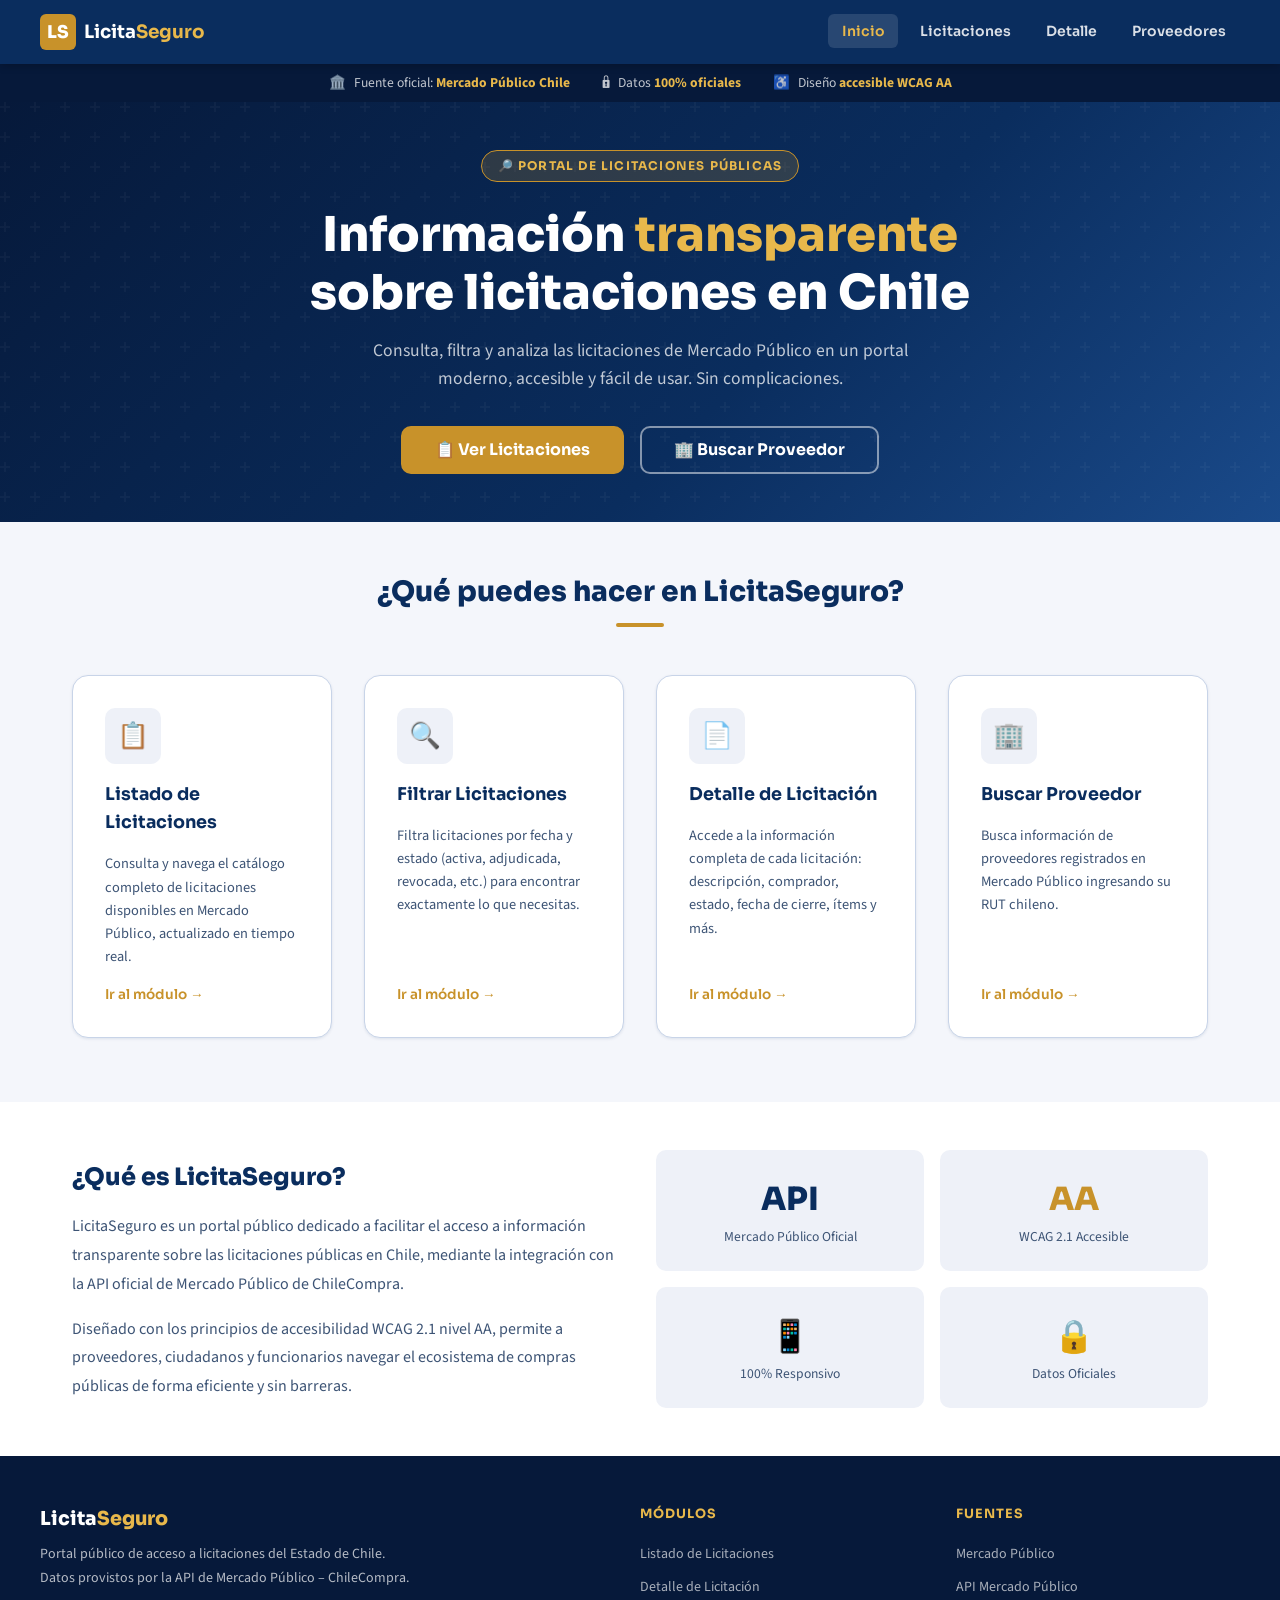
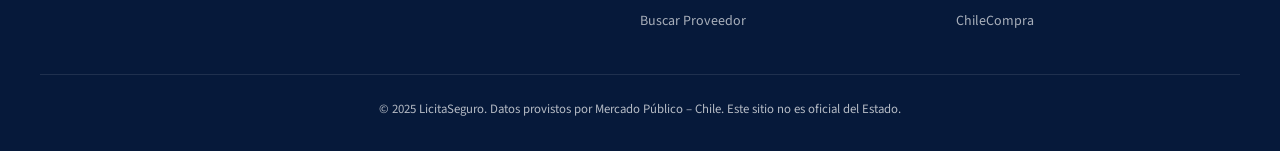
<file: index.html>
<!DOCTYPE html>
<html lang="es">
<head>
  <meta charset="UTF-8" />
  <meta name="viewport" content="width=device-width, initial-scale=1.0" />
  <meta name="description" content="LicitaSeguro – Accede a licitaciones públicas de Mercado Público de forma sencilla, transparente y accesible." />
  <title>LicitaSeguro – Inicio</title>
  <link rel="stylesheet" href="css/styles.css" />
  <!-- Favicon SVG inline -->
  <link rel="icon" href="data:image/svg+xml,<svg xmlns='http://www.w3.org/2000/svg' viewBox='0 0 32 32'><rect width='32' height='32' rx='6' fill='%230a2d5e'/><text x='50%25' y='55%25' font-size='20' text-anchor='middle' dominant-baseline='middle' fill='%23c8922a' font-family='Arial' font-weight='900'>LS</text></svg>" />
</head>
<body>
  <!-- Skip to content -->
  <a href="#main-content" class="skip-link">Saltar al contenido principal</a>

  <!-- Loader -->
  <div id="loaderOverlay" class="loader-overlay" role="status" aria-live="polite" aria-hidden="true">
    <div class="loader-box">
      <div class="loader-spinner" aria-hidden="true"></div>
      <p class="loader-text" id="loaderText">Cargando datos...</p>
    </div>
  </div>

  <!-- NAVBAR -->
  <nav class="navbar" role="navigation" aria-label="Navegación principal">
    <div class="navbar-inner">
      <a href="index.html" class="navbar-brand" aria-label="LicitaSeguro – Ir al inicio">
        <div class="navbar-logo" aria-hidden="true">LS</div>
        <span class="navbar-name">Licita<span>Seguro</span></span>
      </a>
      <button id="navToggle" class="navbar-toggle" aria-controls="mainNav"
        aria-expanded="false" aria-label="Abrir menú de navegación" tabindex="0">
        &#9776;
      </button>
      <ul id="mainNav" class="navbar-nav" role="list" aria-label="Menú principal">
        <li role="listitem"><a href="index.html" aria-current="page">Inicio</a></li>
        <li role="listitem"><a href="pages/licitaciones.html">Licitaciones</a></li>
        <li role="listitem"><a href="pages/detalle.html">Detalle</a></li>
        <li role="listitem"><a href="pages/proveedores.html">Proveedores</a></li>
      </ul>
    </div>
  </nav>

  <!-- STATS BAR -->
  <div class="stats-bar" aria-label="Información general de la plataforma">
    <div class="stats-inner">
      <div class="stat-item">
        <span aria-hidden="true">🏛️</span>
        <span>Fuente oficial: <strong>Mercado Público Chile</strong></span>
      </div>
      <div class="stat-item">
        <span aria-hidden="true">🔒</span>
        <span>Datos <strong>100% oficiales</strong></span>
      </div>
      <div class="stat-item">
        <span aria-hidden="true">♿</span>
        <span>Diseño <strong>accesible WCAG AA</strong></span>
      </div>
    </div>
  </div>

  <!-- HERO -->
  <section class="hero" aria-labelledby="hero-title">
    <div class="hero-content">
      <div class="hero-badge" aria-label="Información transparente sobre licitaciones públicas">
        🔎 Portal de Licitaciones Públicas
      </div>
      <h1 class="hero-title" id="hero-title">
        Información <span class="accent">transparente</span><br>sobre licitaciones en Chile
      </h1>
      <p class="hero-subtitle">
        Consulta, filtra y analiza las licitaciones de Mercado Público en un portal
        moderno, accesible y fácil de usar. Sin complicaciones.
      </p>
      <div class="hero-actions">
        <a href="pages/licitaciones.html" class="btn btn-primary btn-lg"
          aria-label="Ir al módulo de búsqueda de licitaciones">
          📋 Ver Licitaciones
        </a>
        <a href="pages/proveedores.html" class="btn btn-outline btn-lg"
          aria-label="Ir al módulo de búsqueda de proveedores">
          🏢 Buscar Proveedor
        </a>
      </div>
    </div>
  </section>

  <!-- MAIN -->
  <main id="main-content" tabindex="-1">

    <!-- MÓDULOS -->
    <section class="modules-section" aria-labelledby="modulos-title">
      <div class="section-header">
        <h2 class="section-title" id="modulos-title">¿Qué puedes hacer en LicitaSeguro?</h2>
        <div class="section-divider" aria-hidden="true"></div>
      </div>

      <div class="modules-grid" role="list">

        <a href="pages/licitaciones.html" class="module-card" role="listitem"
          aria-label="Módulo: Consultar y navegar el listado de licitaciones disponibles">
          <div class="module-icon" aria-hidden="true">📋</div>
          <h3 class="module-card-title">Listado de Licitaciones</h3>
          <p class="module-card-desc">
            Consulta y navega el catálogo completo de licitaciones disponibles en
            Mercado Público, actualizado en tiempo real.
          </p>
          <span class="module-card-link" aria-hidden="true">Ir al módulo →</span>
        </a>

        <a href="pages/licitaciones.html#filtros" class="module-card" role="listitem"
          aria-label="Módulo: Filtrar licitaciones por fecha y estado">
          <div class="module-icon" aria-hidden="true">🔍</div>
          <h3 class="module-card-title">Filtrar Licitaciones</h3>
          <p class="module-card-desc">
            Filtra licitaciones por fecha y estado (activa, adjudicada, revocada, etc.)
            para encontrar exactamente lo que necesitas.
          </p>
          <span class="module-card-link" aria-hidden="true">Ir al módulo →</span>
        </a>

        <a href="pages/detalle.html" class="module-card" role="listitem"
          aria-label="Módulo: Ver detalles completos de cada licitación">
          <div class="module-icon" aria-hidden="true">📄</div>
          <h3 class="module-card-title">Detalle de Licitación</h3>
          <p class="module-card-desc">
            Accede a la información completa de cada licitación: descripción, comprador,
            estado, fecha de cierre, ítems y más.
          </p>
          <span class="module-card-link" aria-hidden="true">Ir al módulo →</span>
        </a>

        <a href="pages/proveedores.html" class="module-card" role="listitem"
          aria-label="Módulo: Buscar proveedores por RUT">
          <div class="module-icon" aria-hidden="true">🏢</div>
          <h3 class="module-card-title">Buscar Proveedor</h3>
          <p class="module-card-desc">
            Busca información de proveedores registrados en Mercado Público
            ingresando su RUT chileno.
          </p>
          <span class="module-card-link" aria-hidden="true">Ir al módulo →</span>
        </a>

      </div>
    </section>

    <!-- ABOUT SECTION -->
    <section aria-labelledby="about-title" style="background:var(--color-surface); padding: 3rem 0; margin-top: 1rem;">
      <div class="modules-section" style="padding-top:0; padding-bottom:0;">
        <div style="display:grid; grid-template-columns:1fr 1fr; gap:2rem; align-items:center;">
          <div>
            <h2 id="about-title" style="font-family:var(--font-display);font-size:1.5rem;font-weight:800;color:var(--color-primary);margin-bottom:1rem;">
              ¿Qué es LicitaSeguro?
            </h2>
            <p style="color:var(--color-text-secondary);line-height:1.8;margin-bottom:1rem;">
              LicitaSeguro es un portal público dedicado a facilitar el acceso a
              información transparente sobre las licitaciones públicas en Chile,
              mediante la integración con la API oficial de Mercado Público de
              ChileCompra.
            </p>
            <p style="color:var(--color-text-secondary);line-height:1.8;">
              Diseñado con los principios de accesibilidad WCAG 2.1 nivel AA, permite
              a proveedores, ciudadanos y funcionarios navegar el ecosistema de compras
              públicas de forma eficiente y sin barreras.
            </p>
          </div>
          <div style="display:grid;grid-template-columns:1fr 1fr;gap:1rem;">
            <div style="background:var(--color-surface-2);border-radius:var(--radius-md);padding:1.5rem;text-align:center;">
              <div style="font-family:var(--font-display);font-size:2rem;font-weight:800;color:var(--color-primary);">API</div>
              <div style="font-size:0.85rem;color:var(--color-text-secondary);">Mercado Público Oficial</div>
            </div>
            <div style="background:var(--color-surface-2);border-radius:var(--radius-md);padding:1.5rem;text-align:center;">
              <div style="font-family:var(--font-display);font-size:2rem;font-weight:800;color:var(--color-accent);">AA</div>
              <div style="font-size:0.85rem;color:var(--color-text-secondary);">WCAG 2.1 Accesible</div>
            </div>
            <div style="background:var(--color-surface-2);border-radius:var(--radius-md);padding:1.5rem;text-align:center;">
              <div style="font-family:var(--font-display);font-size:2rem;font-weight:800;color:var(--color-success);">📱</div>
              <div style="font-size:0.85rem;color:var(--color-text-secondary);">100% Responsivo</div>
            </div>
            <div style="background:var(--color-surface-2);border-radius:var(--radius-md);padding:1.5rem;text-align:center;">
              <div style="font-family:var(--font-display);font-size:2rem;font-weight:800;color:var(--color-primary);">🔒</div>
              <div style="font-size:0.85rem;color:var(--color-text-secondary);">Datos Oficiales</div>
            </div>
          </div>
        </div>
      </div>
    </section>

  </main>

  <!-- FOOTER -->
  <footer role="contentinfo">
    <div class="footer-inner">
      <div>
        <div class="footer-brand-name">Licita<span>Seguro</span></div>
        <p class="footer-desc">
          Portal público de acceso a licitaciones del Estado de Chile.<br>
          Datos provistos por la API de Mercado Público – ChileCompra.
        </p>
      </div>
      <div>
        <p class="footer-section-title">Módulos</p>
        <ul class="footer-links" role="list">
          <li role="listitem"><a href="pages/licitaciones.html">Listado de Licitaciones</a></li>
          <li role="listitem"><a href="pages/detalle.html">Detalle de Licitación</a></li>
          <li role="listitem"><a href="pages/proveedores.html">Buscar Proveedor</a></li>
        </ul>
      </div>
      <div>
        <p class="footer-section-title">Fuentes</p>
        <ul class="footer-links" role="list">
          <li role="listitem"><a href="https://www.mercadopublico.cl" target="_blank" rel="noopener noreferrer">Mercado Público</a></li>
          <li role="listitem"><a href="https://api.mercadopublico.cl" target="_blank" rel="noopener noreferrer">API Mercado Público</a></li>
          <li role="listitem"><a href="https://www.chilecompra.cl" target="_blank" rel="noopener noreferrer">ChileCompra</a></li>
        </ul>
      </div>
    </div>
    <div class="footer-bottom">
      <p>© 2025 LicitaSeguro. Datos provistos por Mercado Público – Chile. Este sitio no es oficial del Estado.</p>
    </div>
  </footer>

  <script src="js/utils.js"></script>
  <script>
    document.addEventListener('DOMContentLoaded', () => {
      LS.setActiveNav();
      LS.initNavToggle();
    });
  </script>
</body>
</html>
</file>
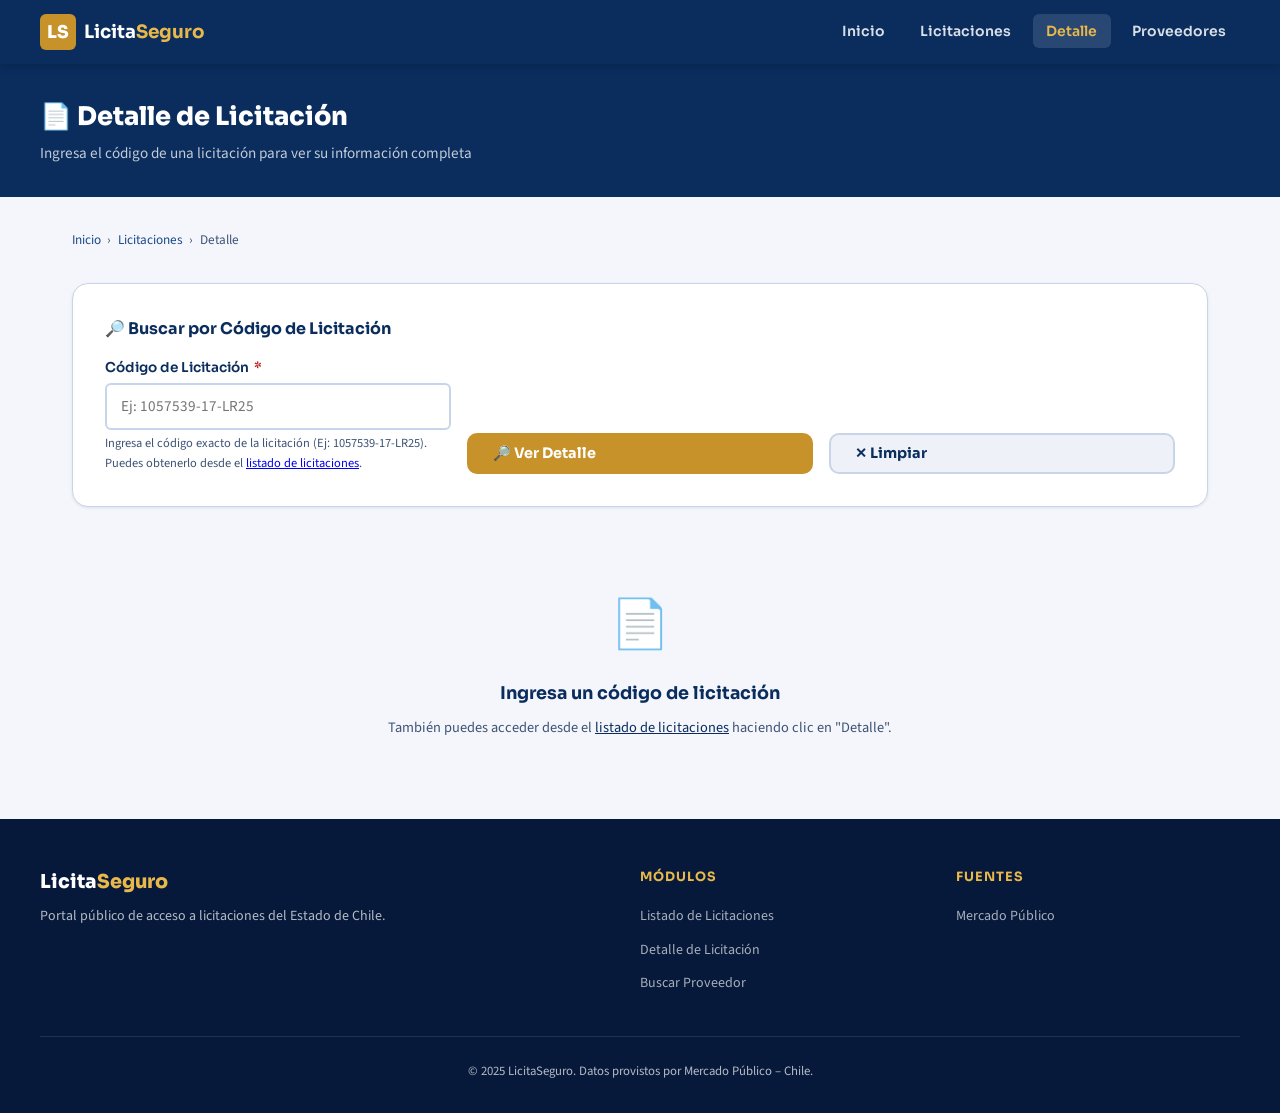
<file: pages/detalle.html>
<!DOCTYPE html>
<html lang="es">
<head>
  <meta charset="UTF-8" />
  <meta name="viewport" content="width=device-width, initial-scale=1.0" />
  <meta name="description" content="Consulta el detalle completo de una licitación de Mercado Público por código." />
  <title>Detalle de Licitación – LicitaSeguro</title>
  <link rel="stylesheet" href="../css/styles.css" />
  <link rel="icon" href="data:image/svg+xml,<svg xmlns='http://www.w3.org/2000/svg' viewBox='0 0 32 32'><rect width='32' height='32' rx='6' fill='%230a2d5e'/><text x='50%25' y='55%25' font-size='20' text-anchor='middle' dominant-baseline='middle' fill='%23c8922a' font-family='Arial' font-weight='900'>LS</text></svg>" />
</head>
<body>
  <a href="#main-content" class="skip-link">Saltar al contenido principal</a>

  <div id="loaderOverlay" class="loader-overlay" role="status" aria-live="polite" aria-hidden="true">
    <div class="loader-box">
      <div class="loader-spinner" aria-hidden="true"></div>
      <p class="loader-text" id="loaderText">Cargando detalle...</p>
    </div>
  </div>

  <nav class="navbar" role="navigation" aria-label="Navegación principal">
    <div class="navbar-inner">
      <a href="../index.html" class="navbar-brand" aria-label="LicitaSeguro – Ir al inicio">
        <div class="navbar-logo" aria-hidden="true">LS</div>
        <span class="navbar-name">Licita<span>Seguro</span></span>
      </a>
      <button id="navToggle" class="navbar-toggle" aria-controls="mainNav"
        aria-expanded="false" aria-label="Abrir menú de navegación" tabindex="0">&#9776;</button>
      <ul id="mainNav" class="navbar-nav" role="list">
        <li role="listitem"><a href="../index.html">Inicio</a></li>
        <li role="listitem"><a href="licitaciones.html">Licitaciones</a></li>
        <li role="listitem"><a href="detalle.html" aria-current="page">Detalle</a></li>
        <li role="listitem"><a href="proveedores.html">Proveedores</a></li>
      </ul>
    </div>
  </nav>

  <header class="page-header" role="banner">
    <div class="page-header-inner">
      <h1>📄 Detalle de Licitación</h1>
      <p>Ingresa el código de una licitación para ver su información completa</p>
    </div>
  </header>

  <main id="main-content" class="main-container" tabindex="-1">

    <nav aria-label="Ruta de navegación" class="breadcrumb">
      <a href="../index.html">Inicio</a>
      <span aria-hidden="true">›</span>
      <a href="licitaciones.html">Licitaciones</a>
      <span aria-hidden="true">›</span>
      <span aria-current="page">Detalle</span>
    </nav>

    <!-- FORM BUSQUEDA POR CODIGO -->
    <section aria-labelledby="buscar-codigo-title">
      <div class="form-card">
        <h2 id="buscar-codigo-title" style="font-family:var(--font-display);font-size:1rem;font-weight:700;color:var(--color-primary);margin-bottom:1rem;">
          🔎 Buscar por Código de Licitación
        </h2>
        <form id="detalleForm" novalidate aria-label="Formulario de búsqueda de detalle de licitación">
          <div class="form-row">
            <div class="form-group">
              <label for="inputCodigo">
                Código de Licitación <span class="required" aria-hidden="true">*</span>
              </label>
              <input
                type="text"
                id="inputCodigo"
                name="codigo"
                placeholder="Ej: 1057539-17-LR25"
                required
                aria-required="true"
                aria-describedby="errorCodigo helpCodigo"
                autocomplete="off"
                spellcheck="false"
                tabindex="0"
              />
              <span id="helpCodigo" class="help-text">
                Ingresa el código exacto de la licitación (Ej: 1057539-17-LR25).
                Puedes obtenerlo desde el <a href="licitaciones.html">listado de licitaciones</a>.
              </span>
              <span id="errorCodigo" class="error-msg" role="alert" aria-live="polite">
                <span aria-hidden="true">⚠️</span> <span id="errorCodigoText"></span>
              </span>
            </div>
            <div class="form-group" style="justify-content:flex-end;">
              <button type="submit" class="btn btn-primary" tabindex="0"
                aria-label="Buscar el detalle de la licitación">
                🔎 Ver Detalle
              </button>
            </div>
            <div class="form-group" style="justify-content:flex-end;">
              <button type="button" id="btnLimpiarDetalle" class="btn btn-secondary" tabindex="0"
                aria-label="Limpiar búsqueda de detalle">
                ✕ Limpiar
              </button>
            </div>
          </div>
        </form>
      </div>
    </section>

    <div id="alertArea" aria-live="polite" aria-atomic="true"></div>

    <!-- RESULTADO DETALLE -->
    <section id="detalleSection" aria-labelledby="detalle-title" aria-live="polite" style="display:none;">
      <div style="margin-bottom:1rem;display:flex;align-items:center;justify-content:space-between;flex-wrap:wrap;gap:0.5rem;">
        <h2 id="detalle-title" style="font-family:var(--font-display);font-size:1.2rem;font-weight:800;color:var(--color-primary);"></h2>
        <div id="estadoBadge"></div>
      </div>

      <div class="detail-grid" id="detailGrid"></div>

      <!-- ITEMS TABLE -->
      <div id="itemsSection" style="margin-top:1.5rem;"></div>

      <!-- LINK MERCADO PUBLICO -->
      <div style="margin-top:1.5rem;text-align:center;">
        <a id="linkMercadoPublico" href="#" target="_blank" rel="noopener noreferrer"
          class="btn btn-primary" tabindex="0"
          aria-label="Ver esta licitación en el sitio oficial de Mercado Público">
          🌐 Ver en Mercado Público
        </a>
      </div>
    </section>

    <!-- INITIAL STATE -->
    <div id="initialState" class="empty-state">
      <div class="empty-icon" aria-hidden="true">📄</div>
      <p class="empty-title">Ingresa un código de licitación</p>
      <p style="font-size:0.9rem;color:var(--color-text-secondary);">
        También puedes acceder desde el
        <a href="licitaciones.html" style="color:var(--color-primary);">listado de licitaciones</a>
        haciendo clic en "Detalle".
      </p>
    </div>

  </main>

  <footer role="contentinfo">
    <div class="footer-inner">
      <div>
        <div class="footer-brand-name">Licita<span>Seguro</span></div>
        <p class="footer-desc">Portal público de acceso a licitaciones del Estado de Chile.</p>
      </div>
      <div>
        <p class="footer-section-title">Módulos</p>
        <ul class="footer-links" role="list">
          <li><a href="licitaciones.html">Listado de Licitaciones</a></li>
          <li><a href="detalle.html">Detalle de Licitación</a></li>
          <li><a href="proveedores.html">Buscar Proveedor</a></li>
        </ul>
      </div>
      <div>
        <p class="footer-section-title">Fuentes</p>
        <ul class="footer-links" role="list">
          <li><a href="https://www.mercadopublico.cl" target="_blank" rel="noopener noreferrer">Mercado Público</a></li>
        </ul>
      </div>
    </div>
    <div class="footer-bottom">
      <p>© 2025 LicitaSeguro. Datos provistos por Mercado Público – Chile.</p>
    </div>
  </footer>

  <script src="../js/utils.js"></script>
  <script>
  'use strict';
  const { LS } = window;

  document.addEventListener('DOMContentLoaded', () => {
    LS.setActiveNav();
    LS.initNavToggle();
    initForm();
    checkURLParam();
  });

  // ── Check if codigo came from URL ───────────────────
  function checkURLParam() {
    const params = new URLSearchParams(location.search);
    const codigo = params.get('codigo');
    if (codigo) {
      document.getElementById('inputCodigo').value = decodeURIComponent(codigo);
      buscarDetalle(decodeURIComponent(codigo));
    }
  }

  // ── Form ────────────────────────────────────────────
  function initForm() {
    const form = document.getElementById('detalleForm');
    const input = document.getElementById('inputCodigo');

    form.addEventListener('submit', e => {
      e.preventDefault();
      if (!validateCodigo()) return;
      buscarDetalle(input.value.trim());
    });

    document.getElementById('btnLimpiarDetalle').addEventListener('click', () => {
      form.reset();
      clearError();
      document.getElementById('detalleSection').style.display = 'none';
      document.getElementById('initialState').style.display = '';
      LS.clearAlert(document.getElementById('alertArea'));
      history.replaceState(null, '', location.pathname);
    });

    input.addEventListener('input', clearError);
    input.addEventListener('blur', validateCodigo);
  }

  function validateCodigo() {
    const input = document.getElementById('inputCodigo');
    const errorText = document.getElementById('errorCodigoText');
    const errorEl = document.getElementById('errorCodigo');
    const val = input.value.trim();

    if (!val) {
      input.classList.add('is-invalid');
      input.setAttribute('aria-invalid', 'true');
      errorText.textContent = 'El código de licitación es obligatorio.';
      errorEl.classList.add('show');
      return false;
    }

    // Basic format check: alphanumeric + dashes
    if (!/^[\w\-]+$/.test(val)) {
      input.classList.add('is-invalid');
      input.setAttribute('aria-invalid', 'true');
      errorText.textContent = 'El código solo puede contener letras, números y guiones.';
      errorEl.classList.add('show');
      return false;
    }

    if (val.length < 5) {
      input.classList.add('is-invalid');
      input.setAttribute('aria-invalid', 'true');
      errorText.textContent = 'El código de licitación parece demasiado corto.';
      errorEl.classList.add('show');
      return false;
    }

    clearError();
    input.classList.add('is-valid');
    return true;
  }

  function clearError() {
    const input = document.getElementById('inputCodigo');
    const errorEl = document.getElementById('errorCodigo');
    input.classList.remove('is-invalid');
    input.removeAttribute('aria-invalid');
    errorEl.classList.remove('show');
  }

  // ── API ─────────────────────────────────────────────
  async function buscarDetalle(codigo) {
    const alertArea = document.getElementById('alertArea');
    LS.clearAlert(alertArea);
    document.getElementById('initialState').style.display = 'none';
    document.getElementById('detalleSection').style.display = 'none';

    try {
      const url = LS.buildDetalleUrl(codigo);
      const data = await LS.apiFetch(url, 'Cargando detalle de licitación...');

      if (!data || !data.Listado || !Array.isArray(data.Listado) || data.Listado.length === 0) {
        LS.showAlert(alertArea, 'warning', `🔍 No se encontró ninguna licitación con el código <strong>${escHtml(codigo)}</strong>. Verifica el código e intenta nuevamente.`);
        document.getElementById('initialState').style.display = '';
        return;
      }

      renderDetalle(data.Listado[0]);

    } catch (err) {
      LS.showAlert(alertArea, 'danger', LS.buildErrorMsg(err));
      document.getElementById('initialState').style.display = '';
    }
  }

  // ── Render ──────────────────────────────────────────
  function renderDetalle(l) {
    const section = document.getElementById('detalleSection');
    const title = document.getElementById('detalle-title');
    const estadoBadge = document.getElementById('estadoBadge');
    const grid = document.getElementById('detailGrid');
    const itemsSection = document.getElementById('itemsSection');

    title.textContent = l.Nombre || 'Licitación sin nombre';
    estadoBadge.innerHTML = LS.buildBadge(l.Estado || 'Desconocido');

    const comprador = l.Comprador || {};
    const items = l.Items || {};
    const itemsList = items.Listado || [];

    grid.innerHTML = `
      <!-- Info General -->
      <div class="detail-card">
        <h3 class="detail-card-title">📋 Información General</h3>
        <div class="detail-field">
          <div class="detail-label">Código</div>
          <div class="detail-value"><span class="table-code">${escHtml(l.CodigoExterno || '—')}</span></div>
        </div>
        <div class="detail-field">
          <div class="detail-label">Tipo</div>
          <div class="detail-value">${escHtml(l.Tipo || '—')}</div>
        </div>
        <div class="detail-field">
          <div class="detail-label">Estado</div>
          <div class="detail-value">${LS.buildBadge(l.Estado || 'Desconocido')}</div>
        </div>
        <div class="detail-field">
          <div class="detail-label">Fecha Publicación</div>
          <div class="detail-value">${escHtml(LS.formatFechaDisplay(l.Fechas?.FechaPublicacion || l.FechaPublicacion || '—'))}</div>
        </div>
        <div class="detail-field">
          <div class="detail-label">Fecha Cierre</div>
          <div class="detail-value">${escHtml(LS.formatFechaDisplay(l.Fechas?.FechaCierre || l.FechaCierre || '—'))}</div>
        </div>
        <div class="detail-field">
          <div class="detail-label">Descripción</div>
          <div class="detail-value" style="font-size:0.85rem;line-height:1.6;">${escHtml(l.Descripcion || '—')}</div>
        </div>
      </div>

      <!-- Comprador -->
      <div class="detail-card">
        <h3 class="detail-card-title">🏛️ Organismo Comprador</h3>
        <div class="detail-field">
          <div class="detail-label">Nombre Organismo</div>
          <div class="detail-value large">${escHtml(comprador.NombreOrganismo || '—')}</div>
        </div>
        <div class="detail-field">
          <div class="detail-label">RUT Unidad</div>
          <div class="detail-value">${escHtml(comprador.RutUnidad || '—')}</div>
        </div>
        <div class="detail-field">
          <div class="detail-label">Nombre Unidad</div>
          <div class="detail-value">${escHtml(comprador.NombreUnidad || '—')}</div>
        </div>
        <div class="detail-field">
          <div class="detail-label">Región</div>
          <div class="detail-value">${escHtml(comprador.RegionUnidad || '—')}</div>
        </div>
        <div class="detail-field">
          <div class="detail-label">Comuna</div>
          <div class="detail-value">${escHtml(comprador.ComunaUnidad || '—')}</div>
        </div>
        <div class="detail-field">
          <div class="detail-label">Dirección</div>
          <div class="detail-value">${escHtml(comprador.DireccionUnidad || '—')}</div>
        </div>
      </div>

      <!-- Montos -->
      ${renderMontosCard(l)}
    `;

    // Items
    if (itemsList.length > 0) {
      itemsSection.innerHTML = renderItemsTable(itemsList);
    } else {
      itemsSection.innerHTML = '';
    }

    // Link Mercado Público
    const linkEl = document.getElementById('linkMercadoPublico');
    const cod = l.CodigoExterno || '';
    linkEl.href = `https://www.mercadopublico.cl/Procurement/Modules/RFB/DetailsAcquisition.aspx?idlicitacion=${encodeURIComponent(cod)}`;
    linkEl.setAttribute('aria-label', `Ver licitación ${cod} en Mercado Público (abre en nueva pestaña)`);

    section.style.display = '';
    title.focus();
  }

  function renderMontosCard(l) {
    const adjudicacion = l.Adjudicacion || {};
    const monto = adjudicacion.MontoTotal || l.MontoEstimado || null;
    if (!monto) return '';
    return `
      <div class="detail-card">
        <h3 class="detail-card-title">💰 Montos</h3>
        <div class="detail-field">
          <div class="detail-label">Monto Adjudicado</div>
          <div class="detail-value large">${formatMonto(monto)}</div>
        </div>
        ${adjudicacion.Proveedor ? `
        <div class="detail-field">
          <div class="detail-label">Proveedor Adjudicado</div>
          <div class="detail-value">${escHtml(adjudicacion.Proveedor)}</div>
        </div>` : ''}
      </div>`;
  }

  function renderItemsTable(items) {
    const rows = items.map((item, i) => `
      <tr>
        <td data-label="#">${i + 1}</td>
        <td data-label="Descripción">${escHtml(item.NombreProducto || item.Descripcion || '—')}</td>
        <td data-label="Cantidad">${escHtml(String(item.Cantidad || '—'))}</td>
        <td data-label="Unidad">${escHtml(item.UnidadMedida || '—')}</td>
        <td data-label="Categoría">${escHtml(item.Categoria || '—')}</td>
      </tr>`).join('');

    return `
      <div class="form-card">
        <h3 style="font-family:var(--font-display);font-size:0.95rem;font-weight:700;color:var(--color-primary);margin-bottom:1rem;">
          📦 Ítems de la Licitación (${items.length})
        </h3>
        <div style="overflow-x:auto;">
          <table class="licitacion-table" role="table" aria-label="Ítems de la licitación">
            <thead>
              <tr>
                <th scope="col">#</th>
                <th scope="col">Descripción</th>
                <th scope="col">Cantidad</th>
                <th scope="col">Unidad</th>
                <th scope="col">Categoría</th>
              </tr>
            </thead>
            <tbody>${rows}</tbody>
          </table>
        </div>
      </div>`;
  }

  function formatMonto(val) {
    if (!val) return '—';
    const n = parseFloat(val);
    if (isNaN(n)) return String(val);
    return '$ ' + n.toLocaleString('es-CL');
  }

  function escHtml(str) {
    if (str === null || str === undefined) return '—';
    return String(str)
      .replace(/&/g, '&amp;').replace(/</g, '&lt;')
      .replace(/>/g, '&gt;').replace(/"/g, '&quot;').replace(/'/g, '&#39;');
  }
  </script>
</body>
</html>
</file>
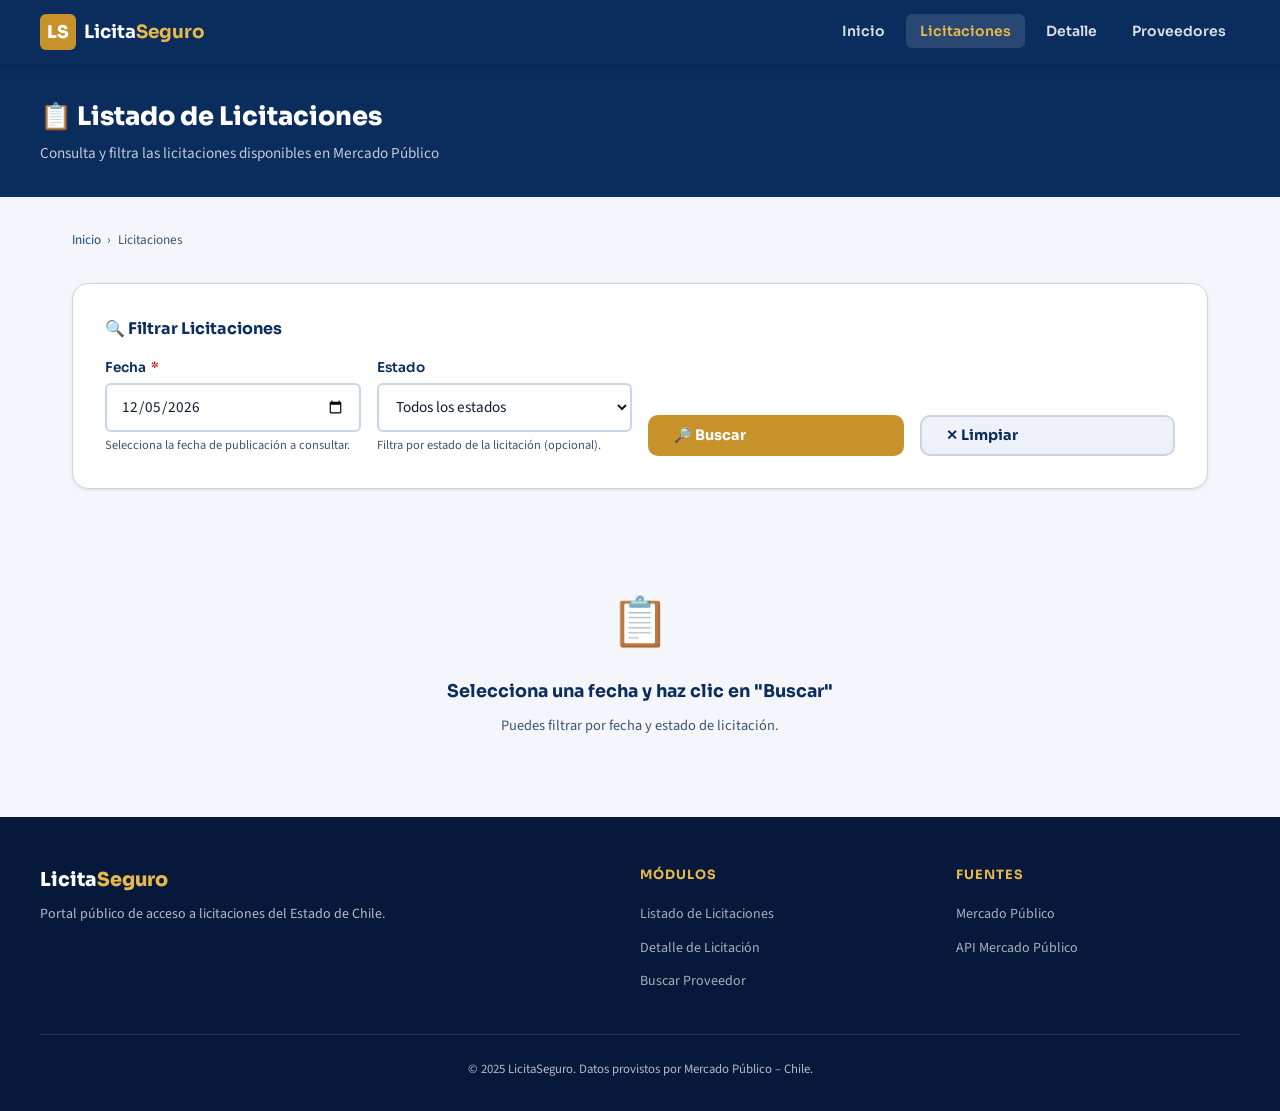
<file: pages/licitaciones.html>
<!DOCTYPE html>
<html lang="es">
<head>
  <meta charset="UTF-8" />
  <meta name="viewport" content="width=device-width, initial-scale=1.0" />
  <meta name="description" content="Consulta el listado de licitaciones públicas disponibles en Mercado Público. Filtra por fecha y estado." />
  <title>Licitaciones – LicitaSeguro</title>
  <link rel="stylesheet" href="../css/styles.css" />
  <link rel="icon" href="data:image/svg+xml,<svg xmlns='http://www.w3.org/2000/svg' viewBox='0 0 32 32'><rect width='32' height='32' rx='6' fill='%230a2d5e'/><text x='50%25' y='55%25' font-size='20' text-anchor='middle' dominant-baseline='middle' fill='%23c8922a' font-family='Arial' font-weight='900'>LS</text></svg>" />
</head>
<body>
  <a href="#main-content" class="skip-link">Saltar al contenido principal</a>

  <!-- Loader -->
  <div id="loaderOverlay" class="loader-overlay" role="status" aria-live="polite" aria-hidden="true">
    <div class="loader-box">
      <div class="loader-spinner" aria-hidden="true"></div>
      <p class="loader-text" id="loaderText">Consultando licitaciones...</p>
    </div>
  </div>

  <!-- NAVBAR -->
  <nav class="navbar" role="navigation" aria-label="Navegación principal">
    <div class="navbar-inner">
      <a href="../index.html" class="navbar-brand" aria-label="LicitaSeguro – Ir al inicio">
        <div class="navbar-logo" aria-hidden="true">LS</div>
        <span class="navbar-name">Licita<span>Seguro</span></span>
      </a>
      <button id="navToggle" class="navbar-toggle" aria-controls="mainNav"
        aria-expanded="false" aria-label="Abrir menú de navegación" tabindex="0">&#9776;</button>
      <ul id="mainNav" class="navbar-nav" role="list">
        <li role="listitem"><a href="../index.html">Inicio</a></li>
        <li role="listitem"><a href="licitaciones.html" aria-current="page">Licitaciones</a></li>
        <li role="listitem"><a href="detalle.html">Detalle</a></li>
        <li role="listitem"><a href="proveedores.html">Proveedores</a></li>
      </ul>
    </div>
  </nav>

  <!-- PAGE HEADER -->
  <header class="page-header" role="banner">
    <div class="page-header-inner">
      <h1>📋 Listado de Licitaciones</h1>
      <p>Consulta y filtra las licitaciones disponibles en Mercado Público</p>
    </div>
  </header>

  <main id="main-content" class="main-container" tabindex="-1">

    <!-- BREADCRUMB -->
    <nav aria-label="Ruta de navegación" class="breadcrumb">
      <a href="../index.html">Inicio</a>
      <span aria-hidden="true">›</span>
      <span aria-current="page">Licitaciones</span>
    </nav>

    <!-- FILTROS -->
    <section aria-labelledby="filtros-title" id="filtros">
      <div class="form-card">
        <h2 id="filtros-title" style="font-family:var(--font-display);font-size:1rem;font-weight:700;color:var(--color-primary);margin-bottom:1rem;">
          🔍 Filtrar Licitaciones
        </h2>
        <form id="filtrosForm" novalidate aria-label="Formulario de filtros de licitaciones">
          <div class="form-row">

            <div class="form-group">
              <label for="inputFecha">
                Fecha <span class="required" aria-hidden="true">*</span>
              </label>
              <input
                type="date"
                id="inputFecha"
                name="fecha"
                required
                aria-required="true"
                aria-describedby="errorFecha helpFecha"
                tabindex="0"
              />
              <span id="helpFecha" class="help-text">Selecciona la fecha de publicación a consultar.</span>
              <span id="errorFecha" class="error-msg" role="alert" aria-live="polite">
                <span aria-hidden="true">⚠️</span> <span id="errorFechaText"></span>
              </span>
            </div>

            <div class="form-group">
              <label for="selectEstado">Estado</label>
              <select
                id="selectEstado"
                name="estado"
                aria-describedby="helpEstado"
                tabindex="0"
              >
                <!-- Opciones pobladas por JS -->
              </select>
              <span id="helpEstado" class="help-text">Filtra por estado de la licitación (opcional).</span>
            </div>

            <div class="form-group" style="justify-content:flex-end;">
              <button type="submit" class="btn btn-primary" id="btnBuscar" tabindex="0"
                aria-label="Buscar licitaciones con los filtros seleccionados">
                🔎 Buscar
              </button>
            </div>

            <div class="form-group" style="justify-content:flex-end;">
              <button type="button" class="btn btn-secondary" id="btnLimpiar" tabindex="0"
                aria-label="Limpiar filtros de búsqueda">
                ✕ Limpiar
              </button>
            </div>

          </div>
        </form>
      </div>
    </section>

    <!-- ALERT AREA -->
    <div id="alertArea" aria-live="polite" aria-atomic="true"></div>

    <!-- RESULTS -->
    <section id="resultsSection" aria-labelledby="results-title" aria-live="polite">
      <div class="results-header" id="resultsHeader" style="display:none;">
        <h2 id="results-title" class="results-count" tabindex="-1"></h2>
        <div id="paginationTop" class="pagination" aria-label="Paginación superior"></div>
      </div>

      <div id="tableWrapper" style="overflow-x:auto;" aria-label="Tabla de licitaciones"></div>

      <div id="paginationBottom" class="pagination" aria-label="Paginación inferior" style="margin-top:1rem;"></div>
    </section>

    <!-- INITIAL STATE -->
    <div id="initialState" class="empty-state" aria-live="polite">
      <div class="empty-icon" aria-hidden="true">📋</div>
      <p class="empty-title">Selecciona una fecha y haz clic en "Buscar"</p>
      <p style="font-size:0.9rem;color:var(--color-text-secondary);">
        Puedes filtrar por fecha y estado de licitación.
      </p>
    </div>

  </main>

  <!-- FOOTER -->
  <footer role="contentinfo">
    <div class="footer-inner">
      <div>
        <div class="footer-brand-name">Licita<span>Seguro</span></div>
        <p class="footer-desc">Portal público de acceso a licitaciones del Estado de Chile.</p>
      </div>
      <div>
        <p class="footer-section-title">Módulos</p>
        <ul class="footer-links" role="list">
          <li><a href="licitaciones.html">Listado de Licitaciones</a></li>
          <li><a href="detalle.html">Detalle de Licitación</a></li>
          <li><a href="proveedores.html">Buscar Proveedor</a></li>
        </ul>
      </div>
      <div>
        <p class="footer-section-title">Fuentes</p>
        <ul class="footer-links" role="list">
          <li><a href="https://www.mercadopublico.cl" target="_blank" rel="noopener noreferrer">Mercado Público</a></li>
          <li><a href="https://api.mercadopublico.cl" target="_blank" rel="noopener noreferrer">API Mercado Público</a></li>
        </ul>
      </div>
    </div>
    <div class="footer-bottom">
      <p>© 2025 LicitaSeguro. Datos provistos por Mercado Público – Chile.</p>
    </div>
  </footer>

  <script src="../js/utils.js"></script>
  <script>
  'use strict';
  const { LS } = window;

  // ── State ──────────────────────────────────────────
  let allData = [];
  let currentPage = 1;
  const PAGE_SIZE = LS.CONFIG.PAGE_SIZE;

  // ── Init ───────────────────────────────────────────
  document.addEventListener('DOMContentLoaded', () => {
    LS.setActiveNav();
    LS.initNavToggle();
    populateEstados();
    setDefaultFecha();
    initForm();
  });

  function setDefaultFecha() {
    const hoy = new Date();
    const yyyy = hoy.getFullYear();
    const mm = String(hoy.getMonth() + 1).padStart(2, '0');
    const dd = String(hoy.getDate()).padStart(2, '0');
    document.getElementById('inputFecha').value = `${yyyy}-${mm}-${dd}`;
  }

  function populateEstados() {
    const sel = document.getElementById('selectEstado');
    LS.CONFIG.ESTADOS.forEach(e => {
      const opt = document.createElement('option');
      opt.value = e.value;
      opt.textContent = e.label;
      sel.appendChild(opt);
    });
  }

  // ── Form ───────────────────────────────────────────
  function initForm() {
    const form = document.getElementById('filtrosForm');
    const inputFecha = document.getElementById('inputFecha');

    form.addEventListener('submit', e => {
      e.preventDefault();
      if (!validateForm()) return;
      buscarLicitaciones();
    });

    document.getElementById('btnLimpiar').addEventListener('click', () => {
      form.reset();
      setDefaultFecha();
      clearErrors();
      allData = [];
      renderTable([]);
      document.getElementById('initialState').style.display = '';
      document.getElementById('resultsHeader').style.display = 'none';
      LS.clearAlert(document.getElementById('alertArea'));
    });

    // Real-time validation on blur
    inputFecha.addEventListener('blur', () => {
      validateFecha();
    });

    inputFecha.addEventListener('input', () => {
      clearFieldError('inputFecha', 'errorFecha');
    });
  }

  function validateFecha() {
    const input = document.getElementById('inputFecha');
    const errorSpan = document.getElementById('errorFechaText');
    const errorEl = document.getElementById('errorFecha');
    const val = input.value.trim();

    if (!val) {
      setError(input, errorSpan, errorEl, 'La fecha es obligatoria para realizar la búsqueda.');
      return false;
    }

    const selected = new Date(val + 'T00:00:00');
    const today = new Date();
    today.setHours(23, 59, 59, 999);

    if (isNaN(selected)) {
      setError(input, errorSpan, errorEl, 'La fecha ingresada no es válida.');
      return false;
    }

    if (selected > today) {
      setError(input, errorSpan, errorEl, 'No puedes consultar una fecha futura.');
      return false;
    }

    // Max 2 years back
    const twoYearsAgo = new Date();
    twoYearsAgo.setFullYear(twoYearsAgo.getFullYear() - 2);
    if (selected < twoYearsAgo) {
      setError(input, errorSpan, errorEl, 'La fecha no puede ser anterior a 2 años atrás.');
      return false;
    }

    clearFieldError('inputFecha', 'errorFecha');
    input.classList.add('is-valid');
    return true;
  }

  function validateForm() {
    return validateFecha();
  }

  function setError(input, textEl, errorEl, msg) {
    input.classList.add('is-invalid');
    input.classList.remove('is-valid');
    textEl.textContent = msg;
    errorEl.classList.add('show');
    input.setAttribute('aria-invalid', 'true');
  }

  function clearFieldError(inputId, errorId) {
    const input = document.getElementById(inputId);
    const errorEl = document.getElementById(errorId);
    if (input) { input.classList.remove('is-invalid'); input.removeAttribute('aria-invalid'); }
    if (errorEl) { errorEl.classList.remove('show'); }
  }

  function clearErrors() {
    clearFieldError('inputFecha', 'errorFecha');
    document.getElementById('errorFechaText').textContent = '';
  }

  // ── API ────────────────────────────────────────────
  async function buscarLicitaciones() {
    const fecha = LS.fechaInputToParam(document.getElementById('inputFecha').value);
    const estado = document.getElementById('selectEstado').value;

    const url = LS.buildLicitacionesUrl({ fecha, estado });
    const alertArea = document.getElementById('alertArea');
    const initialState = document.getElementById('initialState');

    LS.clearAlert(alertArea);
    initialState.style.display = 'none';

    try {
      const data = await LS.apiFetch(url, 'Consultando licitaciones en Mercado Público...');

      if (!data || !data.Listado || !Array.isArray(data.Listado)) {
        allData = [];
        renderTable([]);
        document.getElementById('resultsHeader').style.display = 'flex';
        LS.showAlert(alertArea, 'warning', '⚠️ La respuesta de la API no contiene datos de licitaciones para los filtros seleccionados.');
        return;
      }

      allData = data.Listado;

      if (allData.length === 0) {
        renderTable([]);
        document.getElementById('resultsHeader').style.display = 'flex';
        updateResultsCount(0, fecha, estado);
        LS.showAlert(alertArea, 'info', '🔍 No se encontraron licitaciones para los criterios seleccionados. Prueba con otra fecha o estado.');
        return;
      }

      currentPage = 1;
      renderPage();

    } catch (err) {
      document.getElementById('resultsHeader').style.display = 'none';
      document.getElementById('tableWrapper').innerHTML = '';
      LS.showAlert(alertArea, 'danger', LS.buildErrorMsg(err));
      initialState.style.display = '';
    }
  }

  // ── Render ─────────────────────────────────────────
  function renderPage() {
    const start = (currentPage - 1) * PAGE_SIZE;
    const slice = allData.slice(start, start + PAGE_SIZE);
    renderTable(slice);
    updateResultsCount(allData.length);
    renderPaginations();

    // Scroll to results
    document.getElementById('results-title').scrollIntoView({ behavior: 'smooth', block: 'nearest' });
    document.getElementById('results-title').focus();
  }

  function updateResultsCount(total) {
    const el = document.getElementById('results-title');
    const header = document.getElementById('resultsHeader');
    header.style.display = 'flex';
    if (total === 0) {
      el.textContent = 'Sin resultados';
    } else {
      const start = (currentPage - 1) * PAGE_SIZE + 1;
      const end = Math.min(currentPage * PAGE_SIZE, total);
      el.textContent = `Mostrando ${start}–${end} de ${total} licitaciones`;
    }
  }

  function renderPaginations() {
    const onPage = p => { currentPage = p; renderPage(); };
    LS.buildPagination(document.getElementById('paginationTop'), allData.length, currentPage, PAGE_SIZE, onPage);
    LS.buildPagination(document.getElementById('paginationBottom'), allData.length, currentPage, PAGE_SIZE, onPage);
  }

  function renderTable(licitaciones) {
    const wrapper = document.getElementById('tableWrapper');

    if (!licitaciones || licitaciones.length === 0) {
      wrapper.innerHTML = '';
      return;
    }

    const rows = licitaciones.map(l => {
      const codigo = l.CodigoExterno || '—';
      const nombre = l.Nombre || 'Sin nombre';
      const estado = l.CodigoEstado !== undefined ? mapEstadoCodigo(l.CodigoEstado, l.Estado) : (l.Estado || 'Desconocido');
      const cierre = LS.formatFechaDisplay(l.FechaCierre);

      return `
        <tr>
          <td data-label="Código">
            <span class="table-code">${escHtml(codigo)}</span>
          </td>
          <td class="table-name" data-label="Nombre">
            <span class="table-name-text" title="${escHtml(nombre)}">${escHtml(nombre)}</span>
          </td>
          <td data-label="Estado">${LS.buildBadge(estado)}</td>
          <td data-label="Cierre">${escHtml(cierre)}</td>
          <td data-label="Acciones">
            <div style="display:flex;gap:0.5rem;flex-wrap:wrap;">
              <a href="detalle.html?codigo=${encodeURIComponent(codigo)}"
                class="btn btn-primary btn-sm"
                aria-label="Ver detalle de licitación ${escHtml(codigo)}"
                tabindex="0">
                📄 Detalle
              </a>
            </div>
          </td>
        </tr>`;
    }).join('');

    wrapper.innerHTML = `
      <table class="licitacion-table" role="table" aria-label="Listado de licitaciones">
        <thead>
          <tr role="row">
            <th scope="col" tabindex="0">Código</th>
            <th scope="col" tabindex="0">Nombre</th>
            <th scope="col" tabindex="0">Estado</th>
            <th scope="col" tabindex="0">Fecha Cierre</th>
            <th scope="col" tabindex="0">Acciones</th>
          </tr>
        </thead>
        <tbody>${rows}</tbody>
      </table>`;
  }

  function mapEstadoCodigo(codigo, estadoTexto) {
    if (estadoTexto) return estadoTexto;
    const map = { 5: 'Publicada', 6: 'Cerrada', 7: 'Desierta', 8: 'Adjudicada', 9: 'Revocada', 10: 'Suspendida', 15: 'Activa' };
    return map[parseInt(codigo)] || `Estado ${codigo}`;
  }

  function escHtml(str) {
    if (str === null || str === undefined) return '—';
    return String(str)
      .replace(/&/g, '&amp;')
      .replace(/</g, '&lt;')
      .replace(/>/g, '&gt;')
      .replace(/"/g, '&quot;')
      .replace(/'/g, '&#39;');
  }
  </script>
</body>
</html>
</file>
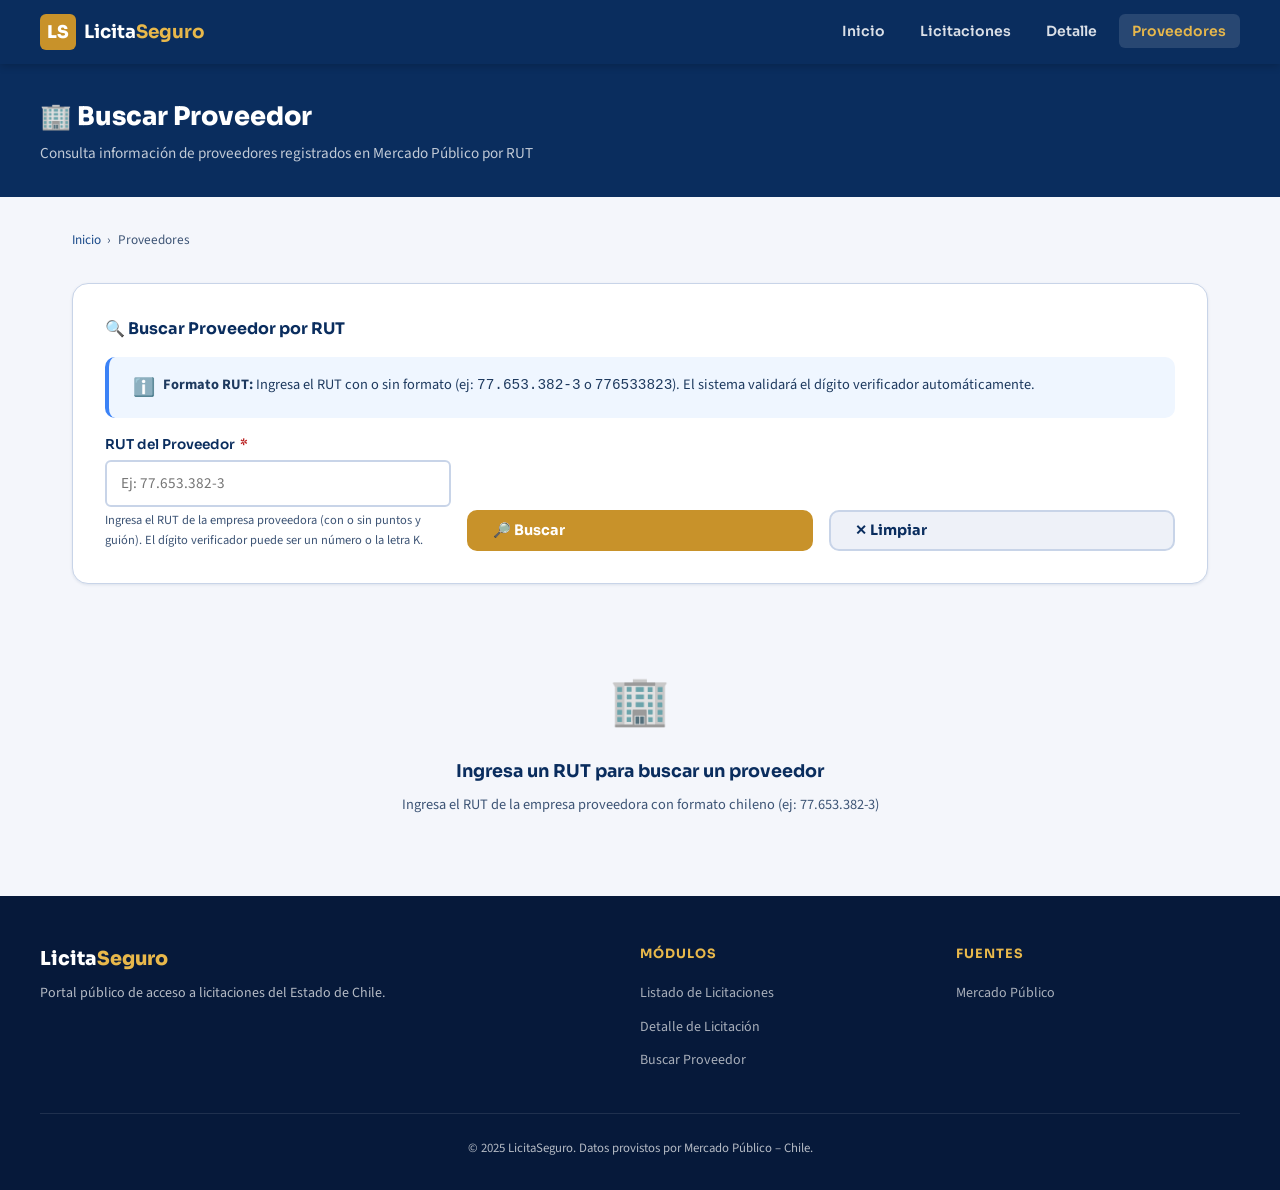
<file: pages/proveedores.html>
<!DOCTYPE html>
<html lang="es">
<head>
  <meta charset="UTF-8" />
  <meta name="viewport" content="width=device-width, initial-scale=1.0" />
  <meta name="description" content="Busca información de proveedores registrados en Mercado Público ingresando su RUT chileno." />
  <title>Buscar Proveedor – LicitaSeguro</title>
  <link rel="stylesheet" href="../css/styles.css" />
  <link rel="icon" href="data:image/svg+xml,<svg xmlns='http://www.w3.org/2000/svg' viewBox='0 0 32 32'><rect width='32' height='32' rx='6' fill='%230a2d5e'/><text x='50%25' y='55%25' font-size='20' text-anchor='middle' dominant-baseline='middle' fill='%23c8922a' font-family='Arial' font-weight='900'>LS</text></svg>" />
</head>
<body>
  <a href="#main-content" class="skip-link">Saltar al contenido principal</a>

  <div id="loaderOverlay" class="loader-overlay" role="status" aria-live="polite" aria-hidden="true">
    <div class="loader-box">
      <div class="loader-spinner" aria-hidden="true"></div>
      <p class="loader-text" id="loaderText">Buscando proveedor...</p>
    </div>
  </div>

  <nav class="navbar" role="navigation" aria-label="Navegación principal">
    <div class="navbar-inner">
      <a href="../index.html" class="navbar-brand" aria-label="LicitaSeguro – Ir al inicio">
        <div class="navbar-logo" aria-hidden="true">LS</div>
        <span class="navbar-name">Licita<span>Seguro</span></span>
      </a>
      <button id="navToggle" class="navbar-toggle" aria-controls="mainNav"
        aria-expanded="false" aria-label="Abrir menú de navegación" tabindex="0">&#9776;</button>
      <ul id="mainNav" class="navbar-nav" role="list">
        <li role="listitem"><a href="../index.html">Inicio</a></li>
        <li role="listitem"><a href="licitaciones.html">Licitaciones</a></li>
        <li role="listitem"><a href="detalle.html">Detalle</a></li>
        <li role="listitem"><a href="proveedores.html" aria-current="page">Proveedores</a></li>
      </ul>
    </div>
  </nav>

  <header class="page-header" role="banner">
    <div class="page-header-inner">
      <h1>🏢 Buscar Proveedor</h1>
      <p>Consulta información de proveedores registrados en Mercado Público por RUT</p>
    </div>
  </header>

  <main id="main-content" class="main-container" tabindex="-1">

    <nav aria-label="Ruta de navegación" class="breadcrumb">
      <a href="../index.html">Inicio</a>
      <span aria-hidden="true">›</span>
      <span aria-current="page">Proveedores</span>
    </nav>

    <!-- FORM -->
    <section aria-labelledby="proveedor-form-title">
      <div class="form-card">
        <h2 id="proveedor-form-title" style="font-family:var(--font-display);font-size:1rem;font-weight:700;color:var(--color-primary);margin-bottom:1rem;">
          🔍 Buscar Proveedor por RUT
        </h2>

        <!-- INFO SOBRE FORMATO RUT -->
        <div class="alert alert-info" style="margin-bottom:1rem;" role="note">
          <span class="alert-icon" aria-hidden="true">ℹ️</span>
          <div>
            <strong>Formato RUT:</strong> Ingresa el RUT con o sin formato (ej: <code>77.653.382-3</code> o <code>776533823</code>).
            El sistema validará el dígito verificador automáticamente.
          </div>
        </div>

        <form id="proveedorForm" novalidate aria-label="Formulario de búsqueda de proveedor por RUT">
          <div class="form-row">
            <div class="form-group">
              <label for="inputRut">
                RUT del Proveedor <span class="required" aria-hidden="true">*</span>
              </label>
              <input
                type="text"
                id="inputRut"
                name="rut"
                placeholder="Ej: 77.653.382-3"
                required
                aria-required="true"
                aria-describedby="errorRut helpRut"
                autocomplete="off"
                spellcheck="false"
                inputmode="text"
                tabindex="0"
                maxlength="12"
              />
              <span id="helpRut" class="help-text">
                Ingresa el RUT de la empresa proveedora (con o sin puntos y guión).
                El dígito verificador puede ser un número o la letra K.
              </span>
              <span id="errorRut" class="error-msg" role="alert" aria-live="polite">
                <span aria-hidden="true">⚠️</span>
                <span id="errorRutText"></span>
              </span>
            </div>

            <div class="form-group" style="justify-content:flex-end;">
              <button type="submit" class="btn btn-primary" tabindex="0"
                aria-label="Buscar proveedor por RUT ingresado">
                🔎 Buscar
              </button>
            </div>

            <div class="form-group" style="justify-content:flex-end;">
              <button type="button" id="btnLimpiar" class="btn btn-secondary" tabindex="0"
                aria-label="Limpiar búsqueda de proveedor">
                ✕ Limpiar
              </button>
            </div>
          </div>
        </form>

        <!-- RUT Preview -->
        <div id="rutPreview" style="display:none;margin-top:0.75rem;">
          <span style="font-size:0.82rem;color:var(--color-text-secondary);">RUT formateado: </span>
          <code id="rutFormatted" style="font-size:0.9rem;font-weight:600;color:var(--color-primary);"></code>
        </div>
      </div>
    </section>

    <div id="alertArea" aria-live="polite" aria-atomic="true"></div>

    <!-- RESULTADO -->
    <section id="resultSection" style="display:none;" aria-labelledby="proveedor-result-title" aria-live="polite">

      <div class="proveedor-card">
        <div class="proveedor-header">
          <div class="proveedor-avatar" id="proveedorAvatar" aria-hidden="true">?</div>
          <div>
            <h2 id="proveedor-result-title" class="proveedor-name" tabindex="-1"></h2>
            <p class="proveedor-rut" id="proveedorRutDisplay"></p>
          </div>
        </div>

        <div class="detail-grid" id="proveedorDetail"></div>
      </div>

    </section>

    <!-- INITIAL STATE -->
    <div id="initialState" class="empty-state">
      <div class="empty-icon" aria-hidden="true">🏢</div>
      <p class="empty-title">Ingresa un RUT para buscar un proveedor</p>
      <p style="font-size:0.9rem;color:var(--color-text-secondary);">
        Ingresa el RUT de la empresa proveedora con formato chileno (ej: 77.653.382-3)
      </p>
    </div>

  </main>

  <footer role="contentinfo">
    <div class="footer-inner">
      <div>
        <div class="footer-brand-name">Licita<span>Seguro</span></div>
        <p class="footer-desc">Portal público de acceso a licitaciones del Estado de Chile.</p>
      </div>
      <div>
        <p class="footer-section-title">Módulos</p>
        <ul class="footer-links" role="list">
          <li><a href="licitaciones.html">Listado de Licitaciones</a></li>
          <li><a href="detalle.html">Detalle de Licitación</a></li>
          <li><a href="proveedores.html">Buscar Proveedor</a></li>
        </ul>
      </div>
      <div>
        <p class="footer-section-title">Fuentes</p>
        <ul class="footer-links" role="list">
          <li><a href="https://www.mercadopublico.cl" target="_blank" rel="noopener noreferrer">Mercado Público</a></li>
        </ul>
      </div>
    </div>
    <div class="footer-bottom">
      <p>© 2025 LicitaSeguro. Datos provistos por Mercado Público – Chile.</p>
    </div>
  </footer>

  <script src="../js/utils.js"></script>
  <script src="../js/rut.js"></script>
  <script>
  'use strict';
  const { LS } = window;
  const Rut = window.RutValidator;

  document.addEventListener('DOMContentLoaded', () => {
    LS.setActiveNav();
    LS.initNavToggle();
    initForm();
  });

  function initForm() {
    const form = document.getElementById('proveedorForm');
    const inputRut = document.getElementById('inputRut');
    const errorEl = document.getElementById('errorRut');
    const errorText = document.getElementById('errorRutText');
    const rutPreview = document.getElementById('rutPreview');
    const rutFormatted = document.getElementById('rutFormatted');

    // Formatear en tiempo real
    inputRut.addEventListener('input', () => {
      Rut.formatOnInput(inputRut);
      clearError();
      rutPreview.style.display = 'none';
    });

    // Validar al salir
    inputRut.addEventListener('blur', () => {
      if (!inputRut.value.trim()) return;
      const result = Rut.validate(inputRut.value);
      if (!result.valid) {
        showError(result.error);
      } else {
        clearError();
        inputRut.classList.add('is-valid');
        inputRut.value = Rut.format(inputRut.value);
        rutFormatted.textContent = inputRut.value;
        rutPreview.style.display = '';
      }
    });

    form.addEventListener('submit', e => {
      e.preventDefault();
      const result = Rut.validate(inputRut.value);

      if (!inputRut.value.trim()) {
        showError('El RUT del proveedor es obligatorio.');
        inputRut.focus();
        return;
      }

      if (!result.valid) {
        showError(result.error);
        inputRut.focus();
        return;
      }

      clearError();
      inputRut.value = Rut.format(inputRut.value);
      buscarProveedor(Rut.clean(inputRut.value));
    });

    document.getElementById('btnLimpiar').addEventListener('click', () => {
      form.reset();
      clearError();
      rutPreview.style.display = 'none';
      document.getElementById('resultSection').style.display = 'none';
      document.getElementById('initialState').style.display = '';
      LS.clearAlert(document.getElementById('alertArea'));
    });
  }

  function showError(msg) {
    const input = document.getElementById('inputRut');
    const errorEl = document.getElementById('errorRut');
    const errorText = document.getElementById('errorRutText');
    input.classList.add('is-invalid');
    input.classList.remove('is-valid');
    input.setAttribute('aria-invalid', 'true');
    errorText.textContent = msg;
    errorEl.classList.add('show');
    document.getElementById('rutPreview').style.display = 'none';
  }

  function clearError() {
    const input = document.getElementById('inputRut');
    const errorEl = document.getElementById('errorRut');
    input.classList.remove('is-invalid');
    input.removeAttribute('aria-invalid');
    errorEl.classList.remove('show');
  }

  // ── API ─────────────────────────────────────────────
  async function buscarProveedor(rutLimpio) {
    const alertArea = document.getElementById('alertArea');
    LS.clearAlert(alertArea);
    document.getElementById('resultSection').style.display = 'none';
    document.getElementById('initialState').style.display = 'none';

    try {
      const url = LS.buildProveedorUrl(Rut.format(rutLimpio));
      const data = await LS.apiFetch(url, 'Buscando información del proveedor...');

      if (!data) {
        LS.showAlert(alertArea, 'warning', `🔍 No se encontró información para el RUT <strong>${escHtml(Rut.format(rutLimpio))}</strong>.`);
        document.getElementById('initialState').style.display = '';
        return;
      }

      // API puede retornar estructura directa o en listaEmpresas
      const empresa = extractEmpresa(data);

      if (!empresa) {
        LS.showAlert(alertArea, 'info', `🔍 El RUT <strong>${escHtml(Rut.format(rutLimpio))}</strong> no está registrado como proveedor en Mercado Público.`);
        document.getElementById('initialState').style.display = '';
        return;
      }

      renderProveedor(empresa, Rut.format(rutLimpio));

    } catch (err) {
      LS.showAlert(alertArea, 'danger', LS.buildErrorMsg(err));
      document.getElementById('initialState').style.display = '';
    }
  }

  function extractEmpresa(data) {
    // Possible structures from Mercado Público API
    if (data.listaEmpresas && data.listaEmpresas.length > 0) return data.listaEmpresas[0];
    if (data.Cantidad && data.listaEmpresas) return data.listaEmpresas[0] || null;
    if (Array.isArray(data) && data.length > 0) return data[0];
    if (data.NombreEmpresa || data.CodigoEmpresa) return data;
    // Try direct response
    if (data.Cantidad === 1 && data.listaEmpresas) return data.listaEmpresas[0];
    if (data.Cantidad === 0) return null;
    return data;
  }

  function renderProveedor(empresa, rutFormateado) {
    const section = document.getElementById('resultSection');
    const avatar = document.getElementById('proveedorAvatar');
    const name = document.getElementById('proveedor-result-title');
    const rutDisplay = document.getElementById('proveedorRutDisplay');
    const detail = document.getElementById('proveedorDetail');

    const nombreEmpresa = empresa.NombreEmpresa || empresa.nombre || empresa.Nombre || 'Proveedor';
    const codigoEmpresa = empresa.CodigoEmpresa || empresa.codigo || empresa.Codigo || '—';
    const rutEmpresa = empresa.RutEmpresa || empresa.rut || empresa.Rut || rutFormateado;
    const region = empresa.Region || empresa.region || '—';
    const ciudad = empresa.Ciudad || empresa.ciudad || '—';
    const giro = empresa.GiroEmpresa || empresa.giro || '—';
    const telefono = empresa.Telefono || empresa.telefono || '—';
    const email = empresa.Email || empresa.email || '—';
    const web = empresa.PaginaWeb || empresa.web || '—';

    // Avatar: initials
    const initials = nombreEmpresa.split(' ').slice(0, 2).map(w => w[0]).join('').toUpperCase();
    avatar.textContent = initials || '?';

    name.textContent = nombreEmpresa;
    rutDisplay.textContent = `RUT: ${rutEmpresa}`;

    detail.innerHTML = `
      <div class="detail-card">
        <h3 class="detail-card-title">🏢 Datos de la Empresa</h3>
        <div class="detail-field">
          <div class="detail-label">Nombre</div>
          <div class="detail-value large">${escHtml(nombreEmpresa)}</div>
        </div>
        <div class="detail-field">
          <div class="detail-label">RUT</div>
          <div class="detail-value"><span class="table-code">${escHtml(rutEmpresa)}</span></div>
        </div>
        <div class="detail-field">
          <div class="detail-label">Código Empresa</div>
          <div class="detail-value">${escHtml(String(codigoEmpresa))}</div>
        </div>
        <div class="detail-field">
          <div class="detail-label">Giro</div>
          <div class="detail-value">${escHtml(giro)}</div>
        </div>
      </div>

      <div class="detail-card">
        <h3 class="detail-card-title">📍 Contacto y Ubicación</h3>
        <div class="detail-field">
          <div class="detail-label">Región</div>
          <div class="detail-value">${escHtml(region)}</div>
        </div>
        <div class="detail-field">
          <div class="detail-label">Ciudad</div>
          <div class="detail-value">${escHtml(ciudad)}</div>
        </div>
        <div class="detail-field">
          <div class="detail-label">Teléfono</div>
          <div class="detail-value">${telefono !== '—' ? `<a href="tel:${escHtml(telefono)}" style="color:var(--color-primary);">${escHtml(telefono)}</a>` : '—'}</div>
        </div>
        <div class="detail-field">
          <div class="detail-label">Email</div>
          <div class="detail-value">${email !== '—' ? `<a href="mailto:${escHtml(email)}" style="color:var(--color-primary);">${escHtml(email)}</a>` : '—'}</div>
        </div>
        <div class="detail-field">
          <div class="detail-label">Sitio Web</div>
          <div class="detail-value">${web !== '—' ? `<a href="${escHtml(web)}" target="_blank" rel="noopener noreferrer" style="color:var(--color-primary);">${escHtml(web)}</a>` : '—'}</div>
        </div>
      </div>
    `;

    section.style.display = '';
    name.focus();
  }

  function escHtml(str) {
    if (str === null || str === undefined) return '—';
    return String(str)
      .replace(/&/g, '&amp;').replace(/</g, '&lt;')
      .replace(/>/g, '&gt;').replace(/"/g, '&quot;').replace(/'/g, '&#39;');
  }
  </script>
</body>
</html>
</file>
<file: css/styles.css>
/* =============================================
   LicitaSeguro - Design System
   Paleta: Azul institucional + Dorado acento
   Tipografía: Sora (display) + Source Sans 3 (body)
   WCAG AA compliant
   ============================================= */

@import url('https://fonts.googleapis.com/css2?family=Sora:wght@400;600;700;800&family=Source+Sans+3:wght@400;500;600&display=swap');

:root {
  /* Colors */
  --color-primary: #0a2d5e;
  --color-primary-dark: #06193a;
  --color-primary-light: #1a4a8a;
  --color-accent: #c8922a;
  --color-accent-light: #e8b84b;
  --color-success: #1a7a4a;
  --color-danger: #b91c1c;
  --color-warning: #92400e;
  --color-info: #1e5a8a;
  --color-bg: #f4f6fb;
  --color-surface: #ffffff;
  --color-surface-2: #eef1f8;
  --color-text: #0f1b2d;
  --color-text-secondary: #3d5475;
  --color-border: #c8d4e8;
  --color-focus: #c8922a;

  /* Badges */
  --badge-activa: #166534;
  --badge-activa-bg: #dcfce7;
  --badge-revocada: #991b1b;
  --badge-revocada-bg: #fee2e2;
  --badge-adjudicada: #1e40af;
  --badge-adjudicada-bg: #dbeafe;
  --badge-cerrada: #374151;
  --badge-cerrada-bg: #f3f4f6;

  /* Spacing */
  --space-xs: 0.25rem;
  --space-sm: 0.5rem;
  --space-md: 1rem;
  --space-lg: 1.5rem;
  --space-xl: 2rem;
  --space-2xl: 3rem;

  /* Typography */
  --font-display: 'Sora', sans-serif;
  --font-body: 'Source Sans 3', sans-serif;

  /* Shadows */
  --shadow-sm: 0 1px 3px rgba(10,45,94,0.1);
  --shadow-md: 0 4px 12px rgba(10,45,94,0.12);
  --shadow-lg: 0 8px 24px rgba(10,45,94,0.16);

  /* Radius */
  --radius-sm: 6px;
  --radius-md: 10px;
  --radius-lg: 16px;

  /* Transitions */
  --transition: 0.2s ease;
}

/* ---- RESET & BASE ---- */
*, *::before, *::after { box-sizing: border-box; margin: 0; padding: 0; }

html { scroll-behavior: smooth; font-size: 16px; }

body {
  font-family: var(--font-body);
  background: var(--color-bg);
  color: var(--color-text);
  line-height: 1.6;
  min-height: 100vh;
}

/* ---- FOCUS VISIBLE (Accesibilidad) ---- */
:focus-visible {
  outline: 3px solid var(--color-focus);
  outline-offset: 3px;
  border-radius: var(--radius-sm);
}

/* ---- SKIP LINK ---- */
.skip-link {
  position: absolute;
  top: -100px;
  left: 1rem;
  background: var(--color-accent);
  color: #fff;
  font-family: var(--font-display);
  font-weight: 700;
  padding: 0.75rem 1.25rem;
  border-radius: var(--radius-sm);
  z-index: 9999;
  text-decoration: none;
  transition: top var(--transition);
}
.skip-link:focus { top: 1rem; }

/* ---- NAVBAR ---- */
.navbar {
  background: var(--color-primary);
  padding: 0 var(--space-xl);
  position: sticky;
  top: 0;
  z-index: 1000;
  box-shadow: 0 2px 8px rgba(0,0,0,0.2);
}

.navbar-inner {
  max-width: 1200px;
  margin: 0 auto;
  display: flex;
  align-items: center;
  justify-content: space-between;
  height: 64px;
}

.navbar-brand {
  display: flex;
  align-items: center;
  gap: var(--space-sm);
  text-decoration: none;
}

.navbar-logo {
  width: 36px;
  height: 36px;
  background: var(--color-accent);
  border-radius: var(--radius-sm);
  display: flex;
  align-items: center;
  justify-content: center;
  font-family: var(--font-display);
  font-weight: 800;
  font-size: 1.1rem;
  color: #fff;
  flex-shrink: 0;
}

.navbar-name {
  font-family: var(--font-display);
  font-weight: 700;
  font-size: 1.15rem;
  color: #fff;
}

.navbar-name span { color: var(--color-accent-light); }

.navbar-toggle {
  display: none;
  background: none;
  border: none;
  color: #fff;
  font-size: 1.5rem;
  cursor: pointer;
  padding: var(--space-sm);
  border-radius: var(--radius-sm);
}

.navbar-nav {
  display: flex;
  gap: var(--space-sm);
  list-style: none;
}

.navbar-nav a {
  color: rgba(255,255,255,0.85);
  text-decoration: none;
  font-family: var(--font-display);
  font-size: 0.875rem;
  font-weight: 600;
  padding: 0.5rem 0.85rem;
  border-radius: var(--radius-sm);
  transition: all var(--transition);
}

.navbar-nav a:hover,
.navbar-nav a.active {
  background: rgba(255,255,255,0.12);
  color: var(--color-accent-light);
}

/* ---- HERO ---- */
.hero {
  background: linear-gradient(135deg, var(--color-primary-dark) 0%, var(--color-primary) 60%, var(--color-primary-light) 100%);
  position: relative;
  overflow: hidden;
}

.hero::before {
  content: '';
  position: absolute;
  inset: 0;
  background: url("data:image/svg+xml,%3Csvg width='60' height='60' viewBox='0 0 60 60' xmlns='http://www.w3.org/2000/svg'%3E%3Cg fill='none' fill-rule='evenodd'%3E%3Cg fill='%23ffffff' fill-opacity='0.03'%3E%3Cpath d='M36 34v-4h-2v4h-4v2h4v4h2v-4h4v-2h-4zm0-30V0h-2v4h-4v2h4v4h2V6h4V4h-4zM6 34v-4H4v4H0v2h4v4h2v-4h4v-2H6zM6 4V0H4v4H0v2h4v4h2V6h4V4H6z'/%3E%3C/g%3E%3C/g%3E%3C/svg%3E");
}

.hero-content {
  position: relative;
  max-width: 1200px;
  margin: 0 auto;
  padding: var(--space-2xl) var(--space-xl);
  text-align: center;
}

.hero-badge {
  display: inline-block;
  background: rgba(200,146,42,0.2);
  border: 1px solid var(--color-accent);
  color: var(--color-accent-light);
  font-family: var(--font-display);
  font-size: 0.75rem;
  font-weight: 700;
  text-transform: uppercase;
  letter-spacing: 0.1em;
  padding: 0.35rem 1rem;
  border-radius: 100px;
  margin-bottom: var(--space-lg);
}

.hero-title {
  font-family: var(--font-display);
  font-size: clamp(1.8rem, 4vw, 3rem);
  font-weight: 800;
  color: #fff;
  line-height: 1.2;
  margin-bottom: var(--space-md);
}

.hero-title .accent { color: var(--color-accent-light); }

.hero-subtitle {
  font-size: 1.1rem;
  color: rgba(255,255,255,0.75);
  max-width: 600px;
  margin: 0 auto var(--space-xl);
}

.hero-actions {
  display: flex;
  gap: var(--space-md);
  justify-content: center;
  flex-wrap: wrap;
}

/* ---- BUTTONS ---- */
.btn {
  display: inline-flex;
  align-items: center;
  gap: 0.5rem;
  font-family: var(--font-display);
  font-size: 0.9rem;
  font-weight: 700;
  padding: 0.7rem 1.5rem;
  border-radius: var(--radius-md);
  border: 2px solid transparent;
  cursor: pointer;
  text-decoration: none;
  transition: all var(--transition);
  line-height: 1;
}

.btn-primary {
  background: var(--color-accent);
  color: #fff;
  border-color: var(--color-accent);
}
.btn-primary:hover { background: var(--color-accent-light); border-color: var(--color-accent-light); transform: translateY(-1px); box-shadow: var(--shadow-md); }

.btn-outline {
  background: transparent;
  color: #fff;
  border-color: rgba(255,255,255,0.5);
}
.btn-outline:hover { background: rgba(255,255,255,0.1); border-color: #fff; }

.btn-secondary {
  background: var(--color-surface-2);
  color: var(--color-primary);
  border-color: var(--color-border);
}
.btn-secondary:hover { background: var(--color-border); }

.btn-danger { background: var(--color-danger); color: #fff; border-color: var(--color-danger); }
.btn-danger:hover { background: #991b1b; }

.btn-sm { padding: 0.45rem 1rem; font-size: 0.8rem; }
.btn-lg { padding: 0.9rem 2rem; font-size: 1rem; }

.btn:disabled { opacity: 0.5; cursor: not-allowed; transform: none !important; }

/* ---- CARDS MODULES (Homepage) ---- */
.modules-section {
  max-width: 1200px;
  margin: 0 auto;
  padding: var(--space-2xl) var(--space-xl);
}

.section-header {
  text-align: center;
  margin-bottom: var(--space-2xl);
}

.section-title {
  font-family: var(--font-display);
  font-size: 1.75rem;
  font-weight: 800;
  color: var(--color-primary);
  margin-bottom: var(--space-sm);
}

.section-divider {
  width: 48px;
  height: 4px;
  background: var(--color-accent);
  border-radius: 2px;
  margin: var(--space-sm) auto 0;
}

.modules-grid {
  display: grid;
  grid-template-columns: repeat(auto-fit, minmax(250px, 1fr));
  gap: var(--space-xl);
}

.module-card {
  background: var(--color-surface);
  border-radius: var(--radius-lg);
  padding: var(--space-xl);
  box-shadow: var(--shadow-sm);
  border: 1px solid var(--color-border);
  text-decoration: none;
  color: inherit;
  transition: all var(--transition);
  display: flex;
  flex-direction: column;
  gap: var(--space-md);
}

.module-card:hover {
  transform: translateY(-4px);
  box-shadow: var(--shadow-lg);
  border-color: var(--color-primary-light);
}

.module-icon {
  width: 56px;
  height: 56px;
  background: var(--color-surface-2);
  border-radius: var(--radius-md);
  display: flex;
  align-items: center;
  justify-content: center;
  font-size: 1.6rem;
  transition: background var(--transition);
}

.module-card:hover .module-icon { background: var(--color-primary); }

.module-card-title {
  font-family: var(--font-display);
  font-size: 1.1rem;
  font-weight: 700;
  color: var(--color-primary);
}

.module-card-desc {
  font-size: 0.9rem;
  color: var(--color-text-secondary);
  flex: 1;
}

.module-card-link {
  font-family: var(--font-display);
  font-size: 0.85rem;
  font-weight: 600;
  color: var(--color-accent);
  display: flex;
  align-items: center;
  gap: 0.3rem;
}

/* ---- MAIN CONTAINER ---- */
.main-container {
  max-width: 1200px;
  margin: 0 auto;
  padding: var(--space-xl);
}

/* ---- PAGE HEADER ---- */
.page-header {
  background: var(--color-primary);
  padding: var(--space-xl) var(--space-xl);
}

.page-header-inner {
  max-width: 1200px;
  margin: 0 auto;
}

.page-header h1 {
  font-family: var(--font-display);
  font-size: 1.6rem;
  font-weight: 800;
  color: #fff;
}

.page-header p {
  color: rgba(255,255,255,0.75);
  font-size: 0.95rem;
  margin-top: 0.25rem;
}

/* ---- FORM CARD ---- */
.form-card {
  background: var(--color-surface);
  border-radius: var(--radius-lg);
  padding: var(--space-xl);
  box-shadow: var(--shadow-sm);
  border: 1px solid var(--color-border);
  margin-bottom: var(--space-xl);
}

.form-row {
  display: grid;
  grid-template-columns: repeat(auto-fit, minmax(200px, 1fr));
  gap: var(--space-md);
  align-items: end;
}

.form-group {
  display: flex;
  flex-direction: column;
  gap: var(--space-xs);
}

label {
  font-family: var(--font-display);
  font-size: 0.85rem;
  font-weight: 600;
  color: var(--color-primary);
}

label .required { color: var(--color-danger); margin-left: 2px; }

input, select {
  font-family: var(--font-body);
  font-size: 0.95rem;
  padding: 0.65rem 0.85rem;
  border: 2px solid var(--color-border);
  border-radius: var(--radius-sm);
  background: var(--color-surface);
  color: var(--color-text);
  width: 100%;
  transition: border-color var(--transition);
}

input:hover, select:hover { border-color: var(--color-primary-light); }
input:focus, select:focus { border-color: var(--color-primary); outline: none; box-shadow: 0 0 0 3px rgba(10,45,94,0.12); }

input.is-invalid, select.is-invalid { border-color: var(--color-danger); background: #fff5f5; }
input.is-valid, select.is-valid { border-color: var(--color-success); }

.error-msg {
  font-size: 0.8rem;
  color: var(--color-danger);
  display: none;
  align-items: center;
  gap: 0.3rem;
}
.error-msg.show { display: flex; }

.help-text {
  font-size: 0.78rem;
  color: var(--color-text-secondary);
}

/* ---- LOADER ---- */
.loader-overlay {
  display: none;
  position: fixed;
  inset: 0;
  background: rgba(10,45,94,0.35);
  z-index: 9998;
  align-items: center;
  justify-content: center;
  backdrop-filter: blur(2px);
}
.loader-overlay.show { display: flex; }

.loader-box {
  background: var(--color-surface);
  border-radius: var(--radius-lg);
  padding: var(--space-xl) var(--space-2xl);
  text-align: center;
  box-shadow: var(--shadow-lg);
}

.loader-spinner {
  width: 48px;
  height: 48px;
  border: 4px solid var(--color-border);
  border-top-color: var(--color-accent);
  border-radius: 50%;
  animation: spin 0.8s linear infinite;
  margin: 0 auto var(--space-md);
}

@keyframes spin { to { transform: rotate(360deg); } }

.loader-text {
  font-family: var(--font-display);
  font-size: 0.9rem;
  font-weight: 600;
  color: var(--color-primary);
}

/* ---- ALERT MESSAGES ---- */
.alert {
  display: flex;
  align-items: flex-start;
  gap: var(--space-sm);
  padding: var(--space-md) var(--space-lg);
  border-radius: var(--radius-md);
  font-size: 0.9rem;
  border-left: 4px solid;
}

.alert-danger { background: #fef2f2; border-color: var(--color-danger); color: #7f1d1d; }
.alert-warning { background: #fffbeb; border-color: #f59e0b; color: #78350f; }
.alert-info { background: #eff6ff; border-color: #3b82f6; color: #1e3a5f; }
.alert-success { background: #f0fdf4; border-color: var(--color-success); color: #14532d; }

.alert-icon { font-size: 1.1rem; flex-shrink: 0; margin-top: 1px; }

/* ---- LICITACIONES TABLE / CARDS ---- */
.results-header {
  display: flex;
  align-items: center;
  justify-content: space-between;
  margin-bottom: var(--space-md);
  flex-wrap: wrap;
  gap: var(--space-sm);
}

.results-count {
  font-family: var(--font-display);
  font-size: 0.9rem;
  font-weight: 600;
  color: var(--color-text-secondary);
}

.licitacion-table {
  width: 100%;
  border-collapse: collapse;
  background: var(--color-surface);
  border-radius: var(--radius-lg);
  overflow: hidden;
  box-shadow: var(--shadow-sm);
  border: 1px solid var(--color-border);
}

.licitacion-table thead {
  background: var(--color-primary);
}

.licitacion-table th {
  font-family: var(--font-display);
  font-size: 0.78rem;
  font-weight: 700;
  text-transform: uppercase;
  letter-spacing: 0.05em;
  color: rgba(255,255,255,0.9);
  padding: 0.85rem 1rem;
  text-align: left;
}

.licitacion-table td {
  padding: 0.85rem 1rem;
  font-size: 0.88rem;
  border-bottom: 1px solid var(--color-border);
  vertical-align: middle;
}

.licitacion-table tr:last-child td { border-bottom: none; }

.licitacion-table tbody tr { transition: background var(--transition); }
.licitacion-table tbody tr:hover { background: var(--color-surface-2); }

.table-code {
  font-family: monospace;
  font-size: 0.82rem;
  background: var(--color-surface-2);
  padding: 0.2rem 0.5rem;
  border-radius: var(--radius-sm);
  color: var(--color-primary);
}

.table-name { max-width: 280px; }
.table-name-text { display: -webkit-box; -webkit-line-clamp: 2; -webkit-box-orient: vertical; overflow: hidden; }

/* ---- BADGES ---- */
.badge {
  display: inline-block;
  font-family: var(--font-display);
  font-size: 0.72rem;
  font-weight: 700;
  padding: 0.25rem 0.65rem;
  border-radius: 100px;
  text-transform: capitalize;
  white-space: nowrap;
}

.badge-activa { background: var(--badge-activa-bg); color: var(--badge-activa); }
.badge-revocada { background: var(--badge-revocada-bg); color: var(--badge-revocada); }
.badge-adjudicada { background: var(--badge-adjudicada-bg); color: var(--badge-adjudicada); }
.badge-cerrada, .badge-default { background: var(--badge-cerrada-bg); color: var(--badge-cerrada); }
.badge-publicada { background: #ede9fe; color: #4c1d95; }
.badge-desierta { background: #fef3c7; color: #78350f; }

/* ---- PAGINATION ---- */
.pagination {
  display: flex;
  align-items: center;
  justify-content: center;
  gap: var(--space-xs);
  margin-top: var(--space-xl);
  flex-wrap: wrap;
}

.page-btn {
  font-family: var(--font-display);
  font-size: 0.85rem;
  font-weight: 600;
  padding: 0.5rem 0.85rem;
  border: 2px solid var(--color-border);
  background: var(--color-surface);
  color: var(--color-primary);
  border-radius: var(--radius-sm);
  cursor: pointer;
  transition: all var(--transition);
  min-width: 40px;
  text-align: center;
}

.page-btn:hover { background: var(--color-primary); color: #fff; border-color: var(--color-primary); }
.page-btn.active { background: var(--color-primary); color: #fff; border-color: var(--color-primary); }
.page-btn:disabled { opacity: 0.4; cursor: not-allowed; }

/* ---- DETAIL CARD ---- */
.detail-grid {
  display: grid;
  grid-template-columns: repeat(auto-fit, minmax(280px, 1fr));
  gap: var(--space-lg);
}

.detail-card {
  background: var(--color-surface);
  border-radius: var(--radius-lg);
  padding: var(--space-xl);
  box-shadow: var(--shadow-sm);
  border: 1px solid var(--color-border);
}

.detail-card-title {
  font-family: var(--font-display);
  font-size: 0.85rem;
  font-weight: 700;
  text-transform: uppercase;
  letter-spacing: 0.06em;
  color: var(--color-primary);
  margin-bottom: var(--space-md);
  padding-bottom: var(--space-sm);
  border-bottom: 2px solid var(--color-accent);
}

.detail-field { margin-bottom: var(--space-md); }
.detail-label {
  font-family: var(--font-display);
  font-size: 0.78rem;
  font-weight: 600;
  text-transform: uppercase;
  letter-spacing: 0.05em;
  color: var(--color-text-secondary);
  margin-bottom: 0.2rem;
}
.detail-value {
  font-size: 0.92rem;
  color: var(--color-text);
  font-weight: 500;
}

.detail-value.large {
  font-family: var(--font-display);
  font-size: 1.1rem;
  font-weight: 700;
  color: var(--color-primary);
}

/* ---- PROVEEDOR RESULT ---- */
.proveedor-card {
  background: var(--color-surface);
  border-radius: var(--radius-lg);
  padding: var(--space-xl);
  box-shadow: var(--shadow-sm);
  border: 1px solid var(--color-border);
}

.proveedor-header {
  display: flex;
  align-items: center;
  gap: var(--space-md);
  margin-bottom: var(--space-xl);
  padding-bottom: var(--space-lg);
  border-bottom: 2px solid var(--color-border);
}

.proveedor-avatar {
  width: 64px;
  height: 64px;
  background: var(--color-primary);
  border-radius: var(--radius-md);
  display: flex;
  align-items: center;
  justify-content: center;
  font-family: var(--font-display);
  font-size: 1.5rem;
  font-weight: 800;
  color: var(--color-accent-light);
  flex-shrink: 0;
}

.proveedor-name {
  font-family: var(--font-display);
  font-size: 1.2rem;
  font-weight: 700;
  color: var(--color-primary);
}

.proveedor-rut {
  font-size: 0.88rem;
  color: var(--color-text-secondary);
}

/* ---- FOOTER ---- */
footer {
  background: var(--color-primary-dark);
  color: rgba(255,255,255,0.7);
  padding: var(--space-2xl) var(--space-xl) var(--space-xl);
  margin-top: auto;
}

.footer-inner {
  max-width: 1200px;
  margin: 0 auto;
  display: grid;
  grid-template-columns: 2fr 1fr 1fr;
  gap: var(--space-xl);
}

.footer-brand-name {
  font-family: var(--font-display);
  font-size: 1.2rem;
  font-weight: 800;
  color: #fff;
  margin-bottom: var(--space-sm);
}

.footer-brand-name span { color: var(--color-accent-light); }

.footer-desc {
  font-size: 0.875rem;
  line-height: 1.7;
}

.footer-section-title {
  font-family: var(--font-display);
  font-size: 0.8rem;
  font-weight: 700;
  text-transform: uppercase;
  letter-spacing: 0.08em;
  color: var(--color-accent-light);
  margin-bottom: var(--space-md);
}

.footer-links { list-style: none; }
.footer-links li { margin-bottom: var(--space-sm); }
.footer-links a {
  color: rgba(255,255,255,0.65);
  text-decoration: none;
  font-size: 0.875rem;
  transition: color var(--transition);
}
.footer-links a:hover { color: #fff; }

.footer-bottom {
  max-width: 1200px;
  margin: var(--space-xl) auto 0;
  padding-top: var(--space-lg);
  border-top: 1px solid rgba(255,255,255,0.1);
  text-align: center;
  font-size: 0.8rem;
}

/* ---- EMPTY / ERROR STATES ---- */
.empty-state {
  text-align: center;
  padding: var(--space-2xl) var(--space-xl);
  color: var(--color-text-secondary);
}

.empty-icon { font-size: 3rem; margin-bottom: var(--space-md); }

.empty-title {
  font-family: var(--font-display);
  font-size: 1.1rem;
  font-weight: 700;
  color: var(--color-primary);
  margin-bottom: var(--space-sm);
}

/* ---- BREADCRUMB ---- */
.breadcrumb {
  display: flex;
  align-items: center;
  gap: 0.4rem;
  font-size: 0.83rem;
  margin-bottom: var(--space-xl);
  flex-wrap: wrap;
}

.breadcrumb a { color: var(--color-primary-light); text-decoration: none; }
.breadcrumb a:hover { text-decoration: underline; }
.breadcrumb span { color: var(--color-text-secondary); }

/* ---- STATS ---- */
.stats-bar {
  background: var(--color-primary-dark);
  padding: var(--space-sm) var(--space-xl);
}

.stats-inner {
  max-width: 1200px;
  margin: 0 auto;
  display: flex;
  gap: var(--space-xl);
  justify-content: center;
  flex-wrap: wrap;
}

.stat-item {
  display: flex;
  align-items: center;
  gap: var(--space-sm);
  color: rgba(255,255,255,0.75);
  font-size: 0.85rem;
}

.stat-item strong { color: var(--color-accent-light); }

/* ---- RESPONSIVE ---- */
@media (max-width: 768px) {
  .navbar-toggle { display: block; }
  .navbar-nav {
    display: none;
    flex-direction: column;
    position: absolute;
    top: 64px;
    left: 0;
    right: 0;
    background: var(--color-primary-dark);
    padding: var(--space-md);
    gap: var(--space-xs);
    box-shadow: var(--shadow-lg);
  }
  .navbar-nav.open { display: flex; }
  .navbar-nav a { padding: 0.75rem 1rem; }

  .hero-content { padding: var(--space-xl) var(--space-md); }
  .hero-actions { flex-direction: column; align-items: center; }

  .modules-grid { grid-template-columns: 1fr; }

  .form-row { grid-template-columns: 1fr; }

  .main-container { padding: var(--space-md); }

  .licitacion-table { display: block; overflow-x: auto; }

  .footer-inner { grid-template-columns: 1fr; }

  .detail-grid { grid-template-columns: 1fr; }

  .results-header { flex-direction: column; align-items: flex-start; }
}

@media (max-width: 480px) {
  .page-header h1 { font-size: 1.25rem; }
  .btn-lg { padding: 0.75rem 1.5rem; }
}

/* ---- UTILITIES ---- */
.sr-only {
  position: absolute;
  width: 1px;
  height: 1px;
  padding: 0;
  margin: -1px;
  overflow: hidden;
  clip: rect(0,0,0,0);
  white-space: nowrap;
  border: 0;
}

.hidden { display: none !important; }
.text-center { text-align: center; }
.mt-md { margin-top: var(--space-md); }
.mt-xl { margin-top: var(--space-xl); }
.mb-md { margin-bottom: var(--space-md); }
.gap-md { gap: var(--space-md); }

/* ---- TABLE RESPONSIVE (mobile cards) ---- */
@media (max-width: 640px) {
  .licitacion-table thead { display: none; }
  .licitacion-table, .licitacion-table tbody, .licitacion-table tr, .licitacion-table td {
    display: block;
    width: 100%;
  }
  .licitacion-table tr {
    border: 1px solid var(--color-border);
    border-radius: var(--radius-md);
    margin-bottom: var(--space-md);
    padding: var(--space-md);
    background: var(--color-surface);
    box-shadow: var(--shadow-sm);
  }
  .licitacion-table td {
    padding: 0.4rem 0;
    border: none;
    font-size: 0.88rem;
  }
  .licitacion-table td::before {
    content: attr(data-label);
    font-family: var(--font-display);
    font-size: 0.75rem;
    font-weight: 700;
    text-transform: uppercase;
    color: var(--color-text-secondary);
    display: block;
    margin-bottom: 0.2rem;
  }
  .table-name { max-width: none; }
}
</file>
